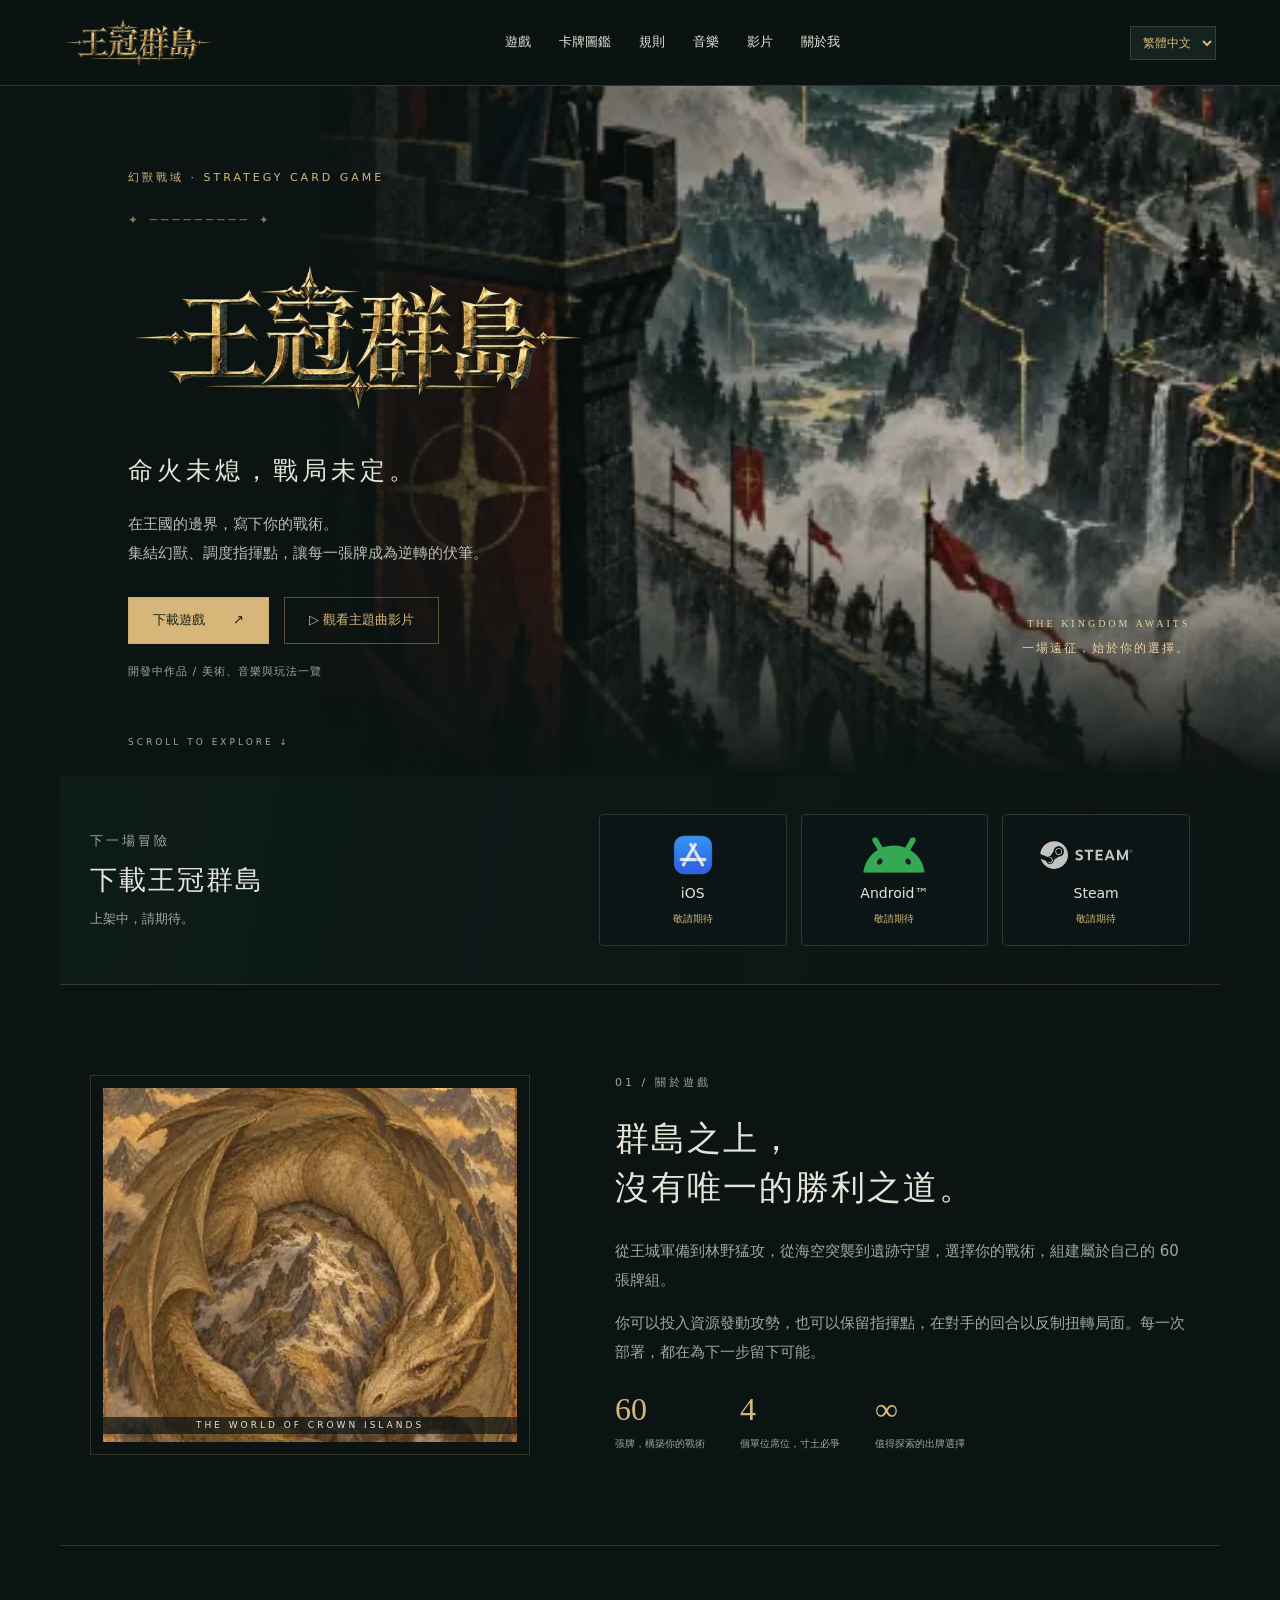
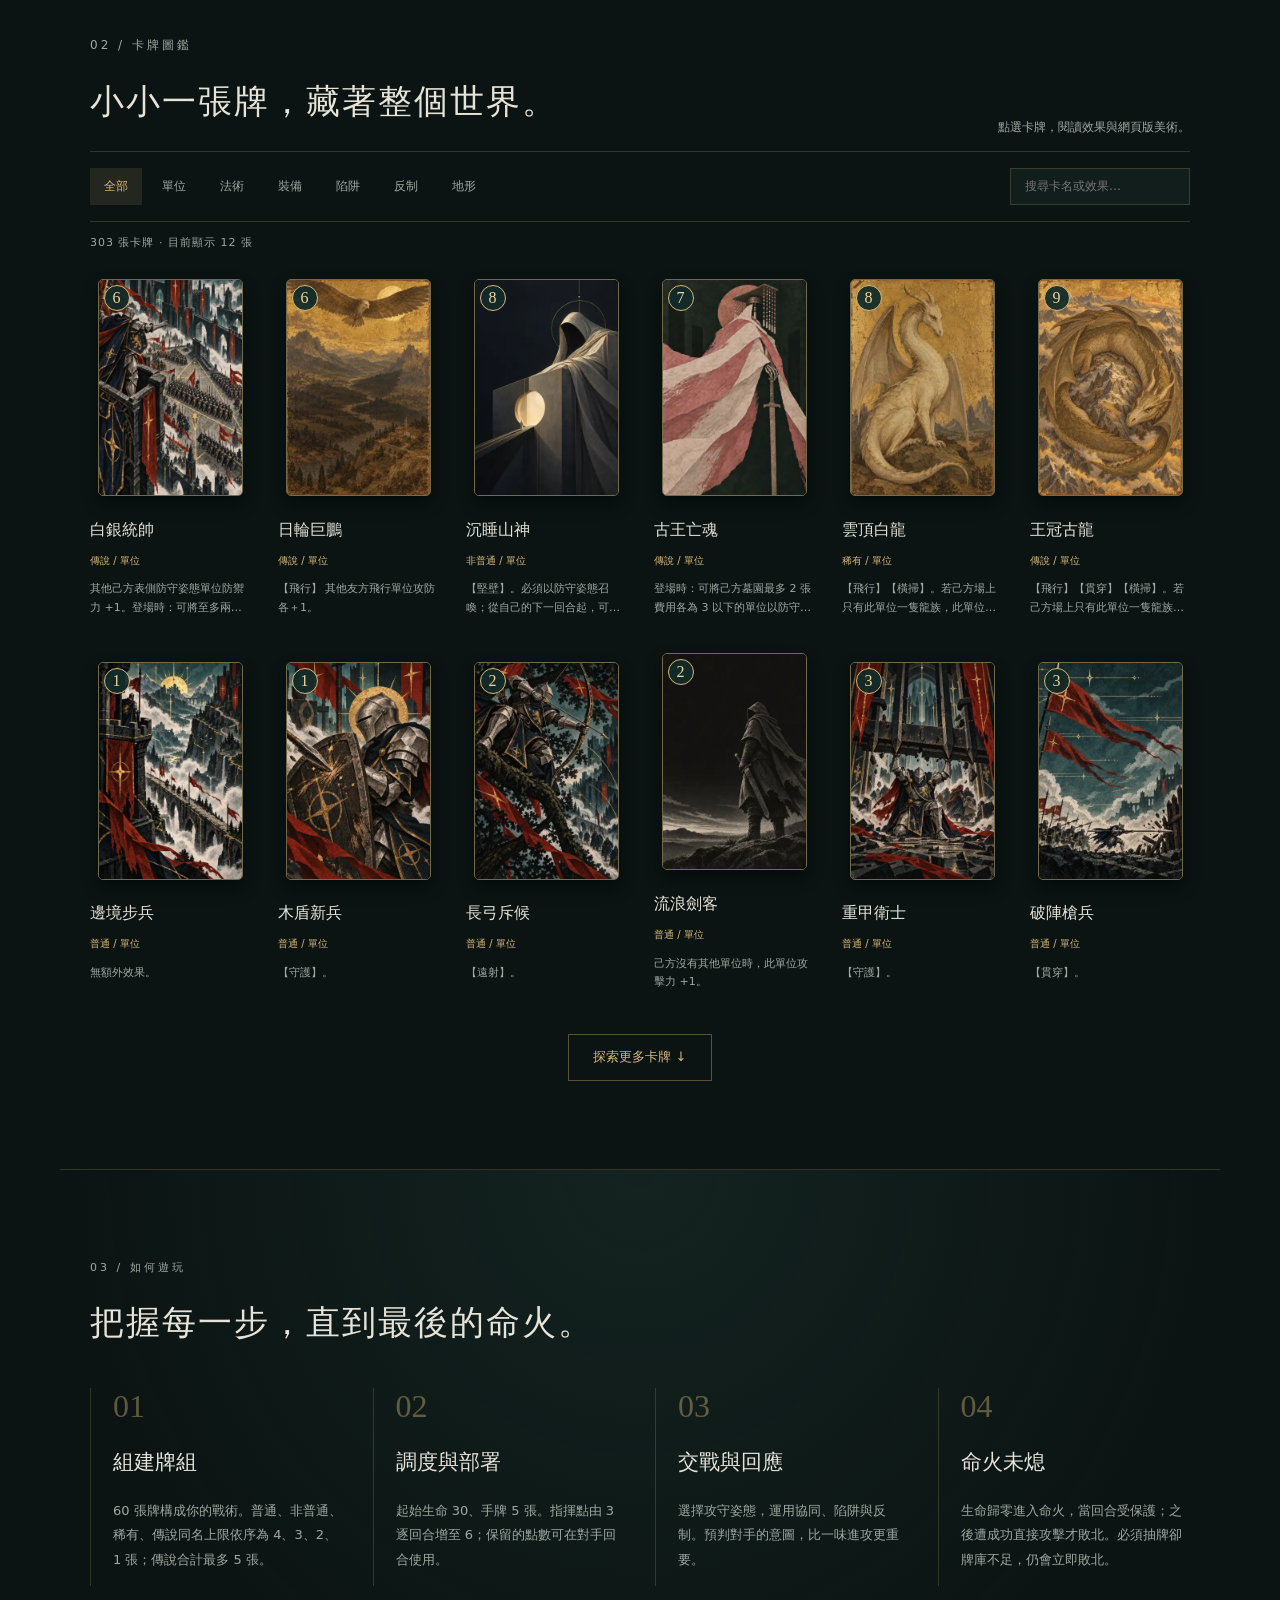
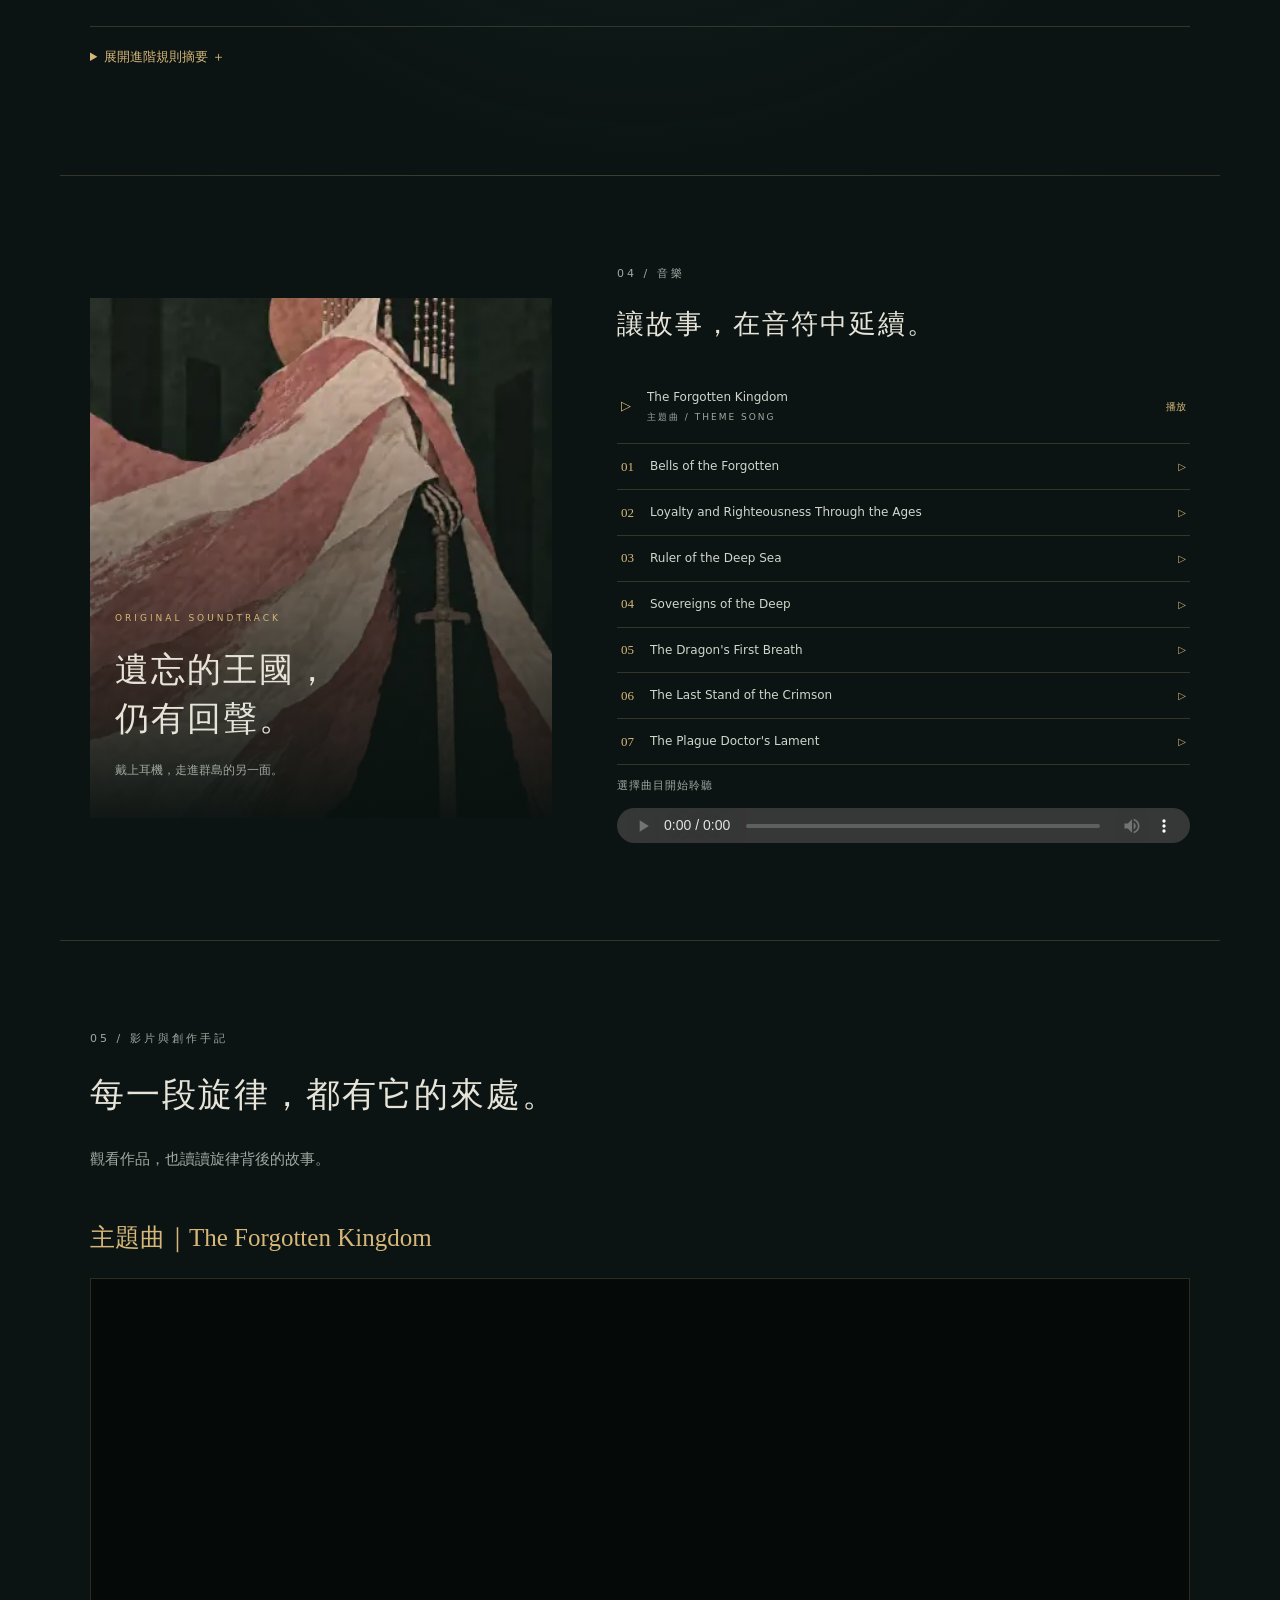
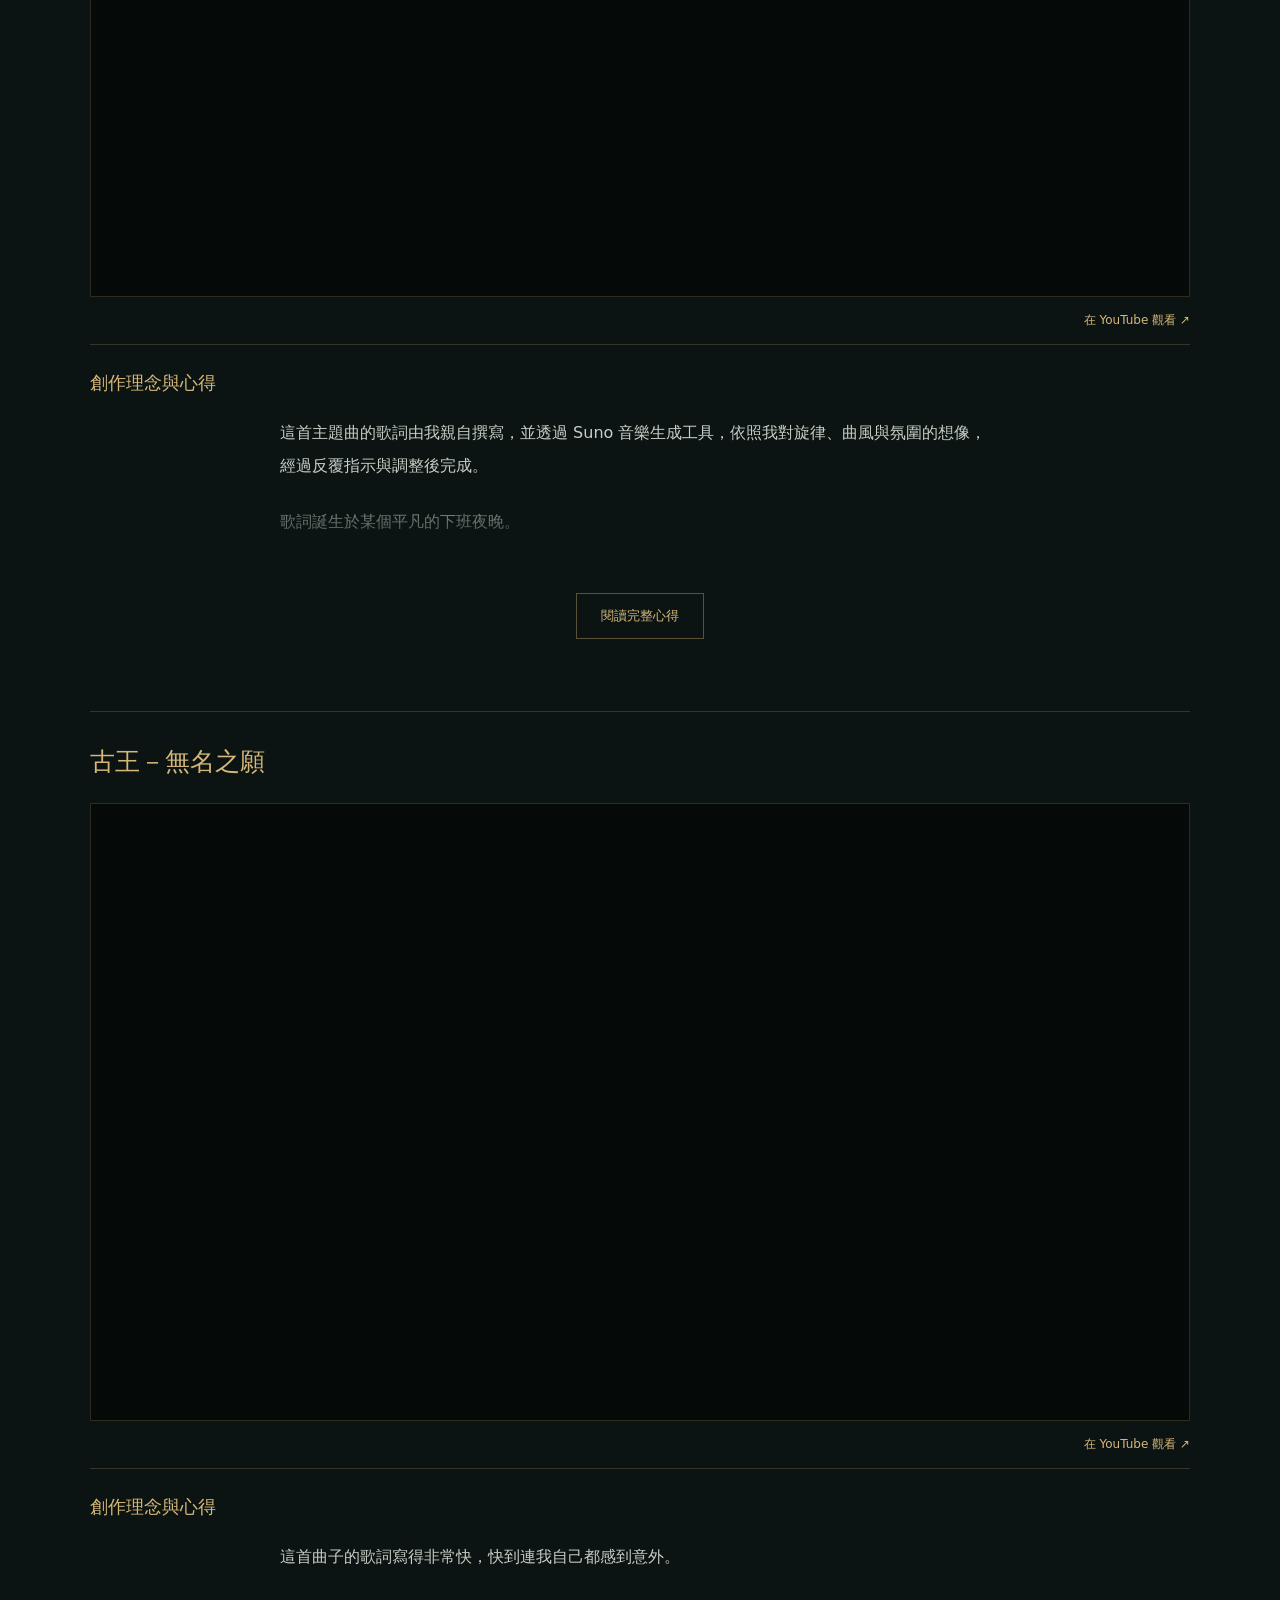
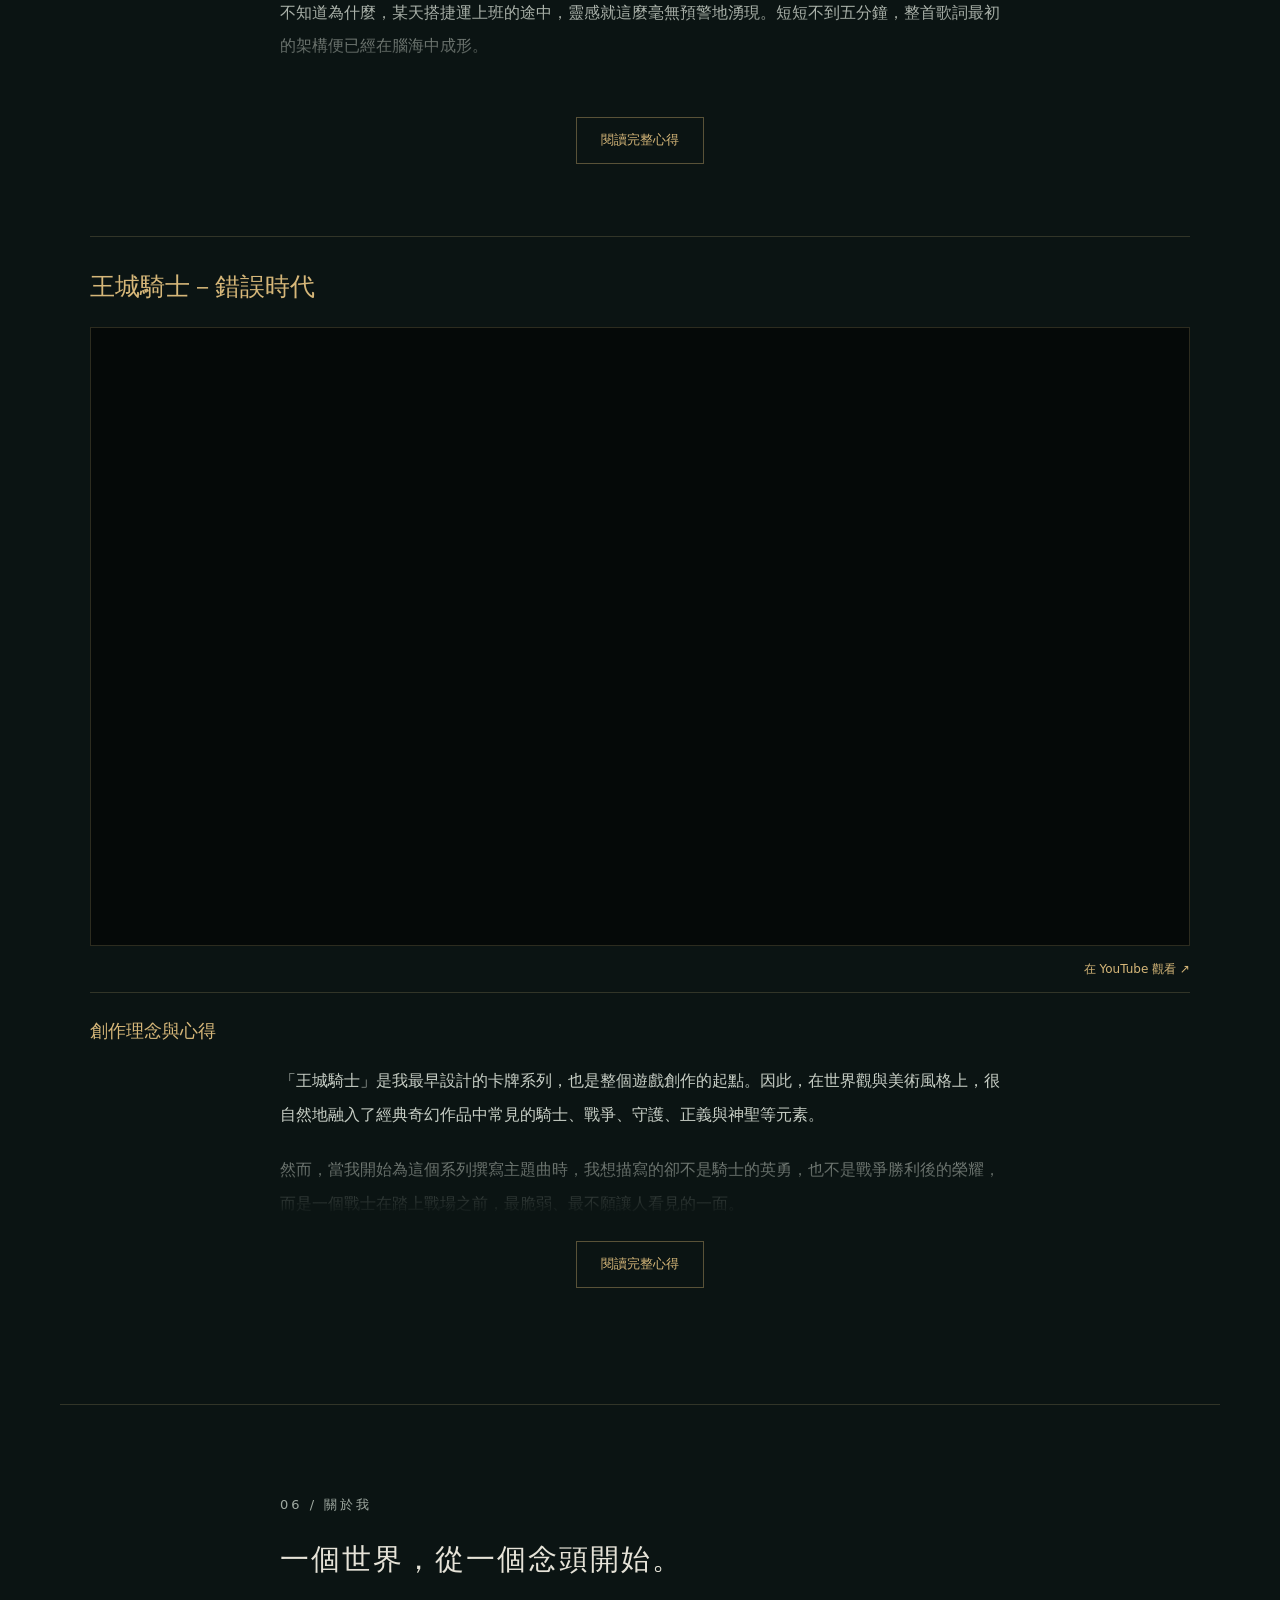
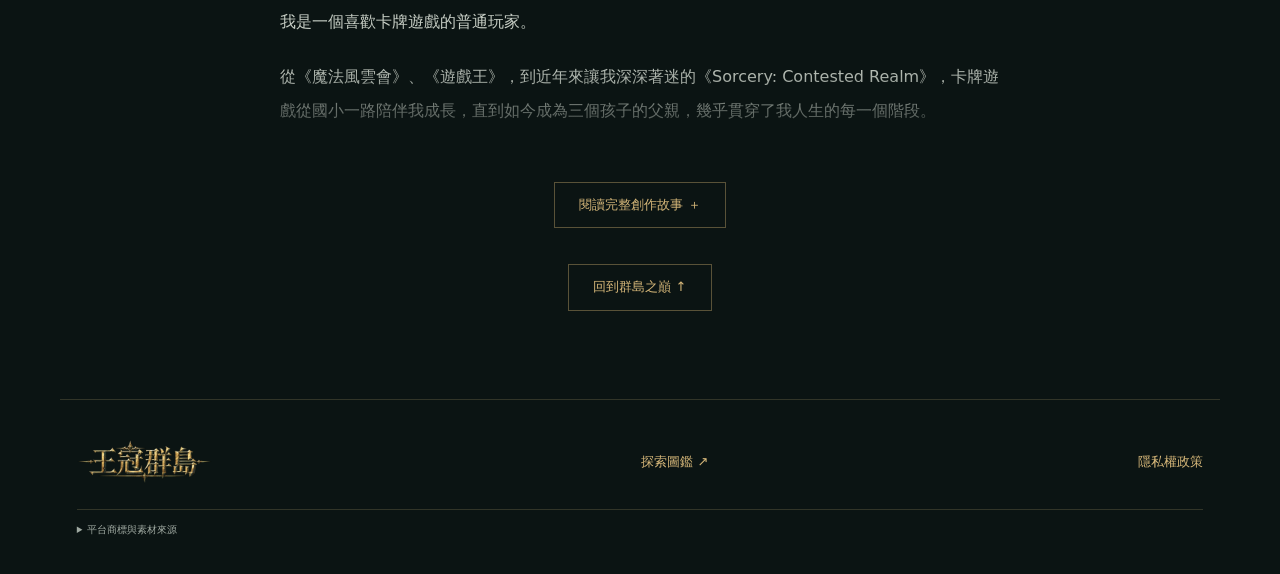
<file: index.html>
<!doctype html>

<html lang="zh-Hant">
  <head>
    <meta charset="utf-8" />
    <meta content="width=device-width,initial-scale=1" name="viewport" />
    <title data-i18n="text.001">王冠群島｜Nick 的卡牌遊戲</title>
    <meta content="website" property="og:type" />
    <meta content="王冠群島｜Nick 的卡牌遊戲" property="og:title" />
    <meta
      content="命火未熄，戰局未定。在王冠群島集結幻獸、調度指揮點，用 60 張牌寫下你的戰術。群島之上，沒有唯一的勝利之道。"
      property="og:description"
    />
    <meta content="branding/shareimg.jpg" property="og:image" />
    <meta content="image/jpeg" property="og:image:type" />
    <meta content="1200" property="og:image:width" />
    <meta content="630" property="og:image:height" />
    <meta content="Crown Islands" property="og:image:alt" />
    <meta content="summary_large_image" name="twitter:card" />
    <meta content="王冠群島｜Nick 的卡牌遊戲" name="twitter:title" />
    <meta
      content="命火未熄，戰局未定。在王冠群島集結幻獸、調度指揮點，用 60 張牌寫下你的戰術。群島之上，沒有唯一的勝利之道。"
      name="twitter:description"
    />
    <meta content="branding/shareimg.jpg" name="twitter:image" />
    <link href="style.css" rel="stylesheet" />
  </head>
  <body>
    <header>
      <a class="brand" href="#home"
        ><img
          alt="王冠群島"
          class="site-logo"
          data-logo=""
          src="branding/crown-islands-zh-TW.webp"
      /></a>
      <nav aria-label="主要導覽" data-i18n-aria-label="text.219">
        <a href="#about"><i18n-text data-i18n="text.002">遊戲</i18n-text></a
        ><a href="#cards"><i18n-text data-i18n="text.003">卡牌圖鑑</i18n-text></a
        ><a href="#rules"
          ><i18n-text data-i18n="text.004">規則</i18n-text></a
        ><a href="#music"><i18n-text data-i18n="text.005">音樂</i18n-text></a
        ><a href="#films"><i18n-text data-i18n="text.006">影片</i18n-text></a
        ><a href="#creator"
          ><i18n-text data-i18n="text.007">關於我</i18n-text></a
        >
      </nav>
      <select aria-label="語言" id="language">
        <option selected value="zh-TW">繁體中文</option>
        <option value="en">English</option>
      </select>
    </header>
    <main>
      <section class="hero" id="home">
        <div class="hero-art"></div>
        <div class="hero-content">
          <p class="eyebrow">
            <i18n-text data-i18n="text.008"
              >幻獸戰域 · STRATEGY CARD GAME</i18n-text
            >
          </p>
          <div class="ornament">✦ ───────── ✦</div>
          <h1>
            <img
              alt="王冠群島"
              class="site-logo"
              data-logo=""
              src="branding/crown-islands-zh-TW.webp"
            />
          </h1>
          <h2>
            <i18n-text data-i18n="text.009"
              >命火未熄，戰局未定。</i18n-text
            >
          </h2>
          <p class="intro">
            <i18n-text data-i18n="text.010"
              >在王國的邊界，寫下你的戰術。</i18n-text
            ><br /><i18n-text data-i18n="text.011"
              >集結幻獸、調度指揮點，讓每一張牌成為逆轉的伏筆。</i18n-text
            >
          </p>
          <div class="actions">
            <a class="button gold" href="#download"
              ><i18n-text data-i18n="download.primary"
                >下載遊戲</i18n-text
              ><span>↗</span></a
            ><a class="button" href="#films"
              ><i18n-text data-i18n="text.013"
                >▷ 觀看主題曲影片</i18n-text
              ></a
            >
          </div>
          <p class="subtle">
            <i18n-text data-i18n="text.014"
              >開發中作品 / 美術、音樂與玩法一覽</i18n-text
            >
          </p>
        </div>
        <div class="hero-caption">
          <i18n-text data-i18n="text.015">THE KINGDOM AWAITS</i18n-text
          ><br /><span
            ><i18n-text data-i18n="text.016"
              >一場遠征，始於你的選擇。</i18n-text
            ></span
          >
        </div>
        <a class="scroll" href="#about"
          ><i18n-text data-i18n="text.017">SCROLL TO EXPLORE ↓</i18n-text></a
        >
      </section>
      <section
        aria-labelledby="download-heading"
        class="section download-section"
        id="download"
      >
        <div>
          <p class="eyebrow">
            <i18n-text data-i18n="download.eyebrow"
              >下一場冒險</i18n-text
            >
          </p>
          <h2 id="download-heading">
            <i18n-text data-i18n="download.title">下載王冠群島</i18n-text>
          </h2>
          <p>
            <i18n-text data-i18n="download.message"
              >上架中，請期待。</i18n-text
            >
          </p>
        </div>
        <div class="platforms">
          <button
            aria-controls="release-notice"
            aria-haspopup="dialog"
            class="platform-button ios"
            data-platform="iOS"
            type="button"
          >
            <span class="platform-logo"
              ><img alt="" src="platforms/ios.webp" /></span
            ><span class="platform-name">iOS</span
            ><span class="platform-status"
              ><i18n-text data-i18n="download.short"
                >敬請期待</i18n-text
              ></span
            ></button
          ><button
            aria-controls="release-notice"
            aria-haspopup="dialog"
            class="platform-button android"
            data-platform="Android™"
            type="button"
          >
            <span class="platform-logo"
              ><img alt="" src="platforms/android.svg" /></span
            ><span class="platform-name">Android™</span
            ><span class="platform-status"
              ><i18n-text data-i18n="download.short"
                >敬請期待</i18n-text
              ></span
            ></button
          ><button
            aria-controls="release-notice"
            aria-haspopup="dialog"
            class="platform-button steam"
            data-platform="Steam"
            type="button"
          >
            <span class="platform-logo"
              ><img alt="" src="platforms/steam.svg" /></span
            ><span class="platform-name">Steam</span
            ><span class="platform-status"
              ><i18n-text data-i18n="download.short"
                >敬請期待</i18n-text
              ></span
            >
          </button>
        </div>
      </section>
      <section class="section about" id="about">
        <div class="about-art">
          <img
            alt="王冠古龍卡牌美術"
            data-i18n-alt="text.220"
            loading="lazy"
            src="art/100.webp"
          /><span
            ><i18n-text data-i18n="text.018"
              >THE WORLD OF CROWN ISLANDS</i18n-text
            ></span
          >
        </div>
        <div>
          <p class="eyebrow">
            <i18n-text data-i18n="text.019">01 / 關於遊戲</i18n-text>
          </p>
          <h2>
            <i18n-text data-i18n="text.020">群島之上，</i18n-text
            ><br /><i18n-text data-i18n="text.021"
              >沒有唯一的勝利之道。</i18n-text
            >
          </h2>
          <p>
            <i18n-text data-i18n="text.022"
              >從王城軍備到林野猛攻，從海空突襲到遺跡守望，選擇你的戰術，組建屬於自己的 60 張牌組。</i18n-text
            >
          </p>
          <p>
            <i18n-text data-i18n="text.023"
              >你可以投入資源發動攻勢，也可以保留指揮點，在對手的回合以反制扭轉局面。每一次部署，都在為下一步留下可能。</i18n-text
            >
          </p>
          <div class="facts">
            <div>
              <b>60</b
              ><span
                ><i18n-text data-i18n="text.024"
                  >張牌，構築你的戰術</i18n-text
                ></span
              >
            </div>
            <div>
              <b>4</b
              ><span
                ><i18n-text data-i18n="text.025"
                  >個單位席位，寸土必爭</i18n-text
                ></span
              >
            </div>
            <div>
              <b>∞</b
              ><span
                ><i18n-text data-i18n="text.026"
                  >值得探索的出牌選擇</i18n-text
                ></span
              >
            </div>
          </div>
        </div>
      </section>
      <section class="section" id="cards">
        <div class="section-heading">
          <div>
            <p class="eyebrow">
              <i18n-text data-i18n="text.027">02 / 卡牌圖鑑</i18n-text>
            </p>
            <h2>
              <i18n-text data-i18n="text.028"
                >小小一張牌，藏著整個世界。</i18n-text
              >
            </h2>
          </div>
          <p>
            <i18n-text data-i18n="text.029"
              >點選卡牌，閱讀效果與網頁版美術。</i18n-text
            >
          </p>
        </div>
        <div class="filters">
          <div class="tabs">
            <button class="active" data-type="">
              <i18n-text data-i18n="text.030">全部</i18n-text></button
            ><button data-type="monster">
              <i18n-text data-i18n="text.031">單位</i18n-text></button
            ><button data-type="spell">
              <i18n-text data-i18n="text.032">法術</i18n-text></button
            ><button data-type="equipment">
              <i18n-text data-i18n="text.033">裝備</i18n-text></button
            ><button data-type="trap">
              <i18n-text data-i18n="text.034">陷阱</i18n-text></button
            ><button data-type="counter">
              <i18n-text data-i18n="text.035">反制</i18n-text></button
            ><button data-type="terrain">
              <i18n-text data-i18n="text.036">地形</i18n-text>
            </button>
          </div>
          <input
            aria-label="搜尋卡名或效果"
            data-i18n-aria-label="text.222"
            data-i18n-placeholder="text.221"
            id="search"
            placeholder="搜尋卡名或效果…"
            type="search"
          />
        </div>
        <p class="subtle" id="count"></p>
        <div id="card-grid"></div>
        <div class="center">
          <button class="button" id="more">
            <i18n-text data-i18n="text.037">探索更多卡牌 ↓</i18n-text>
          </button>
        </div>
      </section>
      <section class="rules section" id="rules">
        <p class="eyebrow">
          <i18n-text data-i18n="text.038">03 / 如何遊玩</i18n-text>
        </p>
        <h2>
          <i18n-text data-i18n="text.039"
            >把握每一步，直到最後的命火。</i18n-text
          >
        </h2>
        <div class="steps">
          <article>
            <i>01</i>
            <h3><i18n-text data-i18n="text.040">組建牌組</i18n-text></h3>
            <p>
              <i18n-text data-i18n="text.041"
                >60 張牌構成你的戰術。普通、非普通、稀有、傳說同名上限依序為 4、3、2、1 張；傳說合計最多 5 張。</i18n-text
              >
            </p>
          </article>
          <article>
            <i>02</i>
            <h3><i18n-text data-i18n="text.042">調度與部署</i18n-text></h3>
            <p>
              <i18n-text data-i18n="text.043"
                >起始生命 30、手牌 5 張。指揮點由 3 逐回合增至 6；保留的點數可在對手回合使用。</i18n-text
              >
            </p>
          </article>
          <article>
            <i>03</i>
            <h3>
              <i18n-text data-i18n="text.044">交戰與回應</i18n-text>
            </h3>
            <p>
              <i18n-text data-i18n="text.045"
                >選擇攻守姿態，運用協同、陷阱與反制。預判對手的意圖，比一味進攻更重要。</i18n-text
              >
            </p>
          </article>
          <article>
            <i>04</i>
            <h3>
              <i18n-text data-i18n="text.046">命火未熄</i18n-text>
            </h3>
            <p>
              <i18n-text data-i18n="text.047"
                >生命歸零進入命火，當回合受保護；之後遭成功直接攻擊才敗北。必須抽牌卻牌庫不足，仍會立即敗北。</i18n-text
              >
            </p>
          </article>
        </div>
        <details>
          <summary>
            <i18n-text data-i18n="text.048"
              >展開進階規則摘要 ＋</i18n-text
            >
          </summary>
          <p>
            <i18n-text data-i18n="text.049"
              >自己的整備階段，手牌不足 5 張時補至 5 張，先手首回合略過。效果完整結算後，超過 7 張的手牌須棄至 7 張。</i18n-text
            >
          </p>
          <p>
            <i18n-text data-i18n="text.050"
              >每方最多 4 個單位、2 張蓋放陷阱、1 張地形，每個單位最多 1 張裝備。召喚後即可攻擊，但先手首回合不能攻擊。</i18n-text
            >
          </p>
          <p>
            <i18n-text data-i18n="text.051"
              >攻擊姿態交戰時，比較攻擊力，較低一方單位被擊破，玩家承受差值傷害；相同則雙方不擊破。攻擊防守姿態時，比較攻擊與防禦，攻擊較高會擊破防守單位，通常不造成玩家傷害；較低則攻擊玩家承受差值。</i18n-text
            >
          </p>
          <p>
            <i18n-text data-i18n="text.052"
              >反制從手牌於合法回應時機使用，當下支付指揮點，回應途中不能犧牲湊費。雙方連續略過後，整串效果後發先結算。</i18n-text
            >
          </p>
          <small
            ><i18n-text data-i18n="text.053"
              >開發中規則摘要；個別效果以目前卡文及遊戲內裁定為準。</i18n-text
            ></small
          >
        </details>
      </section>
      <section class="section music" id="music">
        <div class="album">
          <img
            alt="古王亡魂美術"
            data-i18n-alt="text.223"
            loading="lazy"
            src="art/090.webp"
          />
          <div>
            <span
              ><i18n-text data-i18n="text.054"
                >ORIGINAL SOUNDTRACK</i18n-text
              ></span
            >
            <h2>
              <i18n-text data-i18n="text.055">遺忘的王國，</i18n-text
              ><br /><i18n-text data-i18n="text.056"
                >仍有回聲。</i18n-text
              >
            </h2>
            <p>
              <i18n-text data-i18n="text.057"
                >戴上耳機，走進群島的另一面。</i18n-text
              >
            </p>
          </div>
        </div>
        <div class="playlist">
          <p class="eyebrow">
            <i18n-text data-i18n="text.058">04 / 音樂</i18n-text>
          </p>
          <h2>
            <i18n-text data-i18n="text.059"
              >讓故事，在音符中延續。</i18n-text
            >
          </h2>
          <button
            class="track theme-track"
            data-src="theme/The Forgotten Kingdom.mp3"
          >
            <span>▷</span
            ><span
              ><i18n-text data-i18n="text.060">The Forgotten Kingdom</i18n-text
              ><small
                ><i18n-text data-i18n="text.061">主題曲 / THEME SONG</i18n-text></small
              ></span
            ><span><i18n-text data-i18n="text.062">播放</i18n-text></span>
          </button>
          <div id="tracks"></div>
          <p aria-live="polite" class="subtle" id="now-playing">
            <i18n-text data-i18n="text.063"
              >選擇曲目開始聆聽</i18n-text
            >
          </p>
          <audio controls="" id="player" preload="none"></audio>
        </div>
      </section>
      <section class="section" id="films">
        <p class="eyebrow">
          <i18n-text data-i18n="text.064"
            >05 / 影片與創作手記</i18n-text
          >
        </p>
        <div id="music-stories">
          <h2>
            <i18n-text data-i18n="text.065"
              >每一段旋律，都有它的來處。</i18n-text
            >
          </h2>
          <p class="stories-intro">
            <i18n-text data-i18n="text.066"
              >觀看作品，也讀讀旋律背後的故事。</i18n-text
            >
          </p>
        </div>
        <article class="film-work" id="theme-story">
          <h3>
            <i18n-text data-i18n="text.067"
              >主題曲｜The Forgotten Kingdom</i18n-text
            >
          </h3>
          <iframe
            allow="
              accelerometer;
              autoplay;
              clipboard-write;
              encrypted-media;
              gyroscope;
              picture-in-picture;
              web-share;
            "
            allowfullscreen=""
            class="youtube-film"
            data-i18n-title="text.224"
            loading="lazy"
            referrerpolicy="strict-origin-when-cross-origin"
            src="https://www.youtube-nocookie.com/embed/0QhImfHN6To"
            title="主題曲｜The Forgotten Kingdom — YouTube 影片"
          ></iframe>
          <p class="video-link">
            <a
              href="https://www.youtube.com/watch?v=0QhImfHN6To"
              rel="noopener noreferrer"
              target="_blank"
              ><i18n-text data-i18n="text.068">在 YouTube 觀看 ↗</i18n-text></a
            >
          </p>
          <div class="music-story">
            <h3>
              <i18n-text data-i18n="text.069"
                >創作理念與心得</i18n-text
              >
            </h3>
            <div class="story-prose">
              <p>
                <i18n-text data-i18n="text.070"
                  >這首主題曲的歌詞由我親自撰寫，並透過 Suno 音樂生成工具，依照我對旋律、曲風與氛圍的想像，經過反覆指示與調整後完成。</i18n-text
                >
              </p>
              <p>
                <i18n-text data-i18n="text.071"
                  >歌詞誕生於某個平凡的下班夜晚。</i18n-text
                >
              </p>
              <p>
                <i18n-text data-i18n="text.072"
                  >當時的我，正搭乘擁擠的板南線捷運，一隻手緊握著車廂扶手，在人潮擁擠的下班尖峰時刻閉上雙眼，想像自己是一位置身於《奧德賽》史詩世界中的吟遊詩人，向偶然路過的旅人吟唱著那些即將被歲月抹去、逐漸遭世人遺忘的古老傳奇，而寫下了這首歌詞。</i18n-text
                >
              </p>
              <p>
                <i18n-text data-i18n="text.073"
                  >至於整體曲風，則深受 Two Steps From Hell、義大利鋼琴家 Ludovico Einaudi，以及奧斯卡得獎電影配樂大師 Hans Zimmer 的影響。我一直非常喜愛他們的作品，無論是氣勢磅礡的史詩樂章、細膩動人的鋼琴旋律，還是充滿畫面感的電影配樂，都深深吸引著我。</i18n-text
                >
              </p>
              <p>
                <i18n-text data-i18n="text.074"
                  >他們的音樂，也是平時我戴著耳機、埋首撰寫程式碼時，最常陪伴我的旋律。</i18n-text
                >
              </p>
              <p>
                <i18n-text data-i18n="text.075"
                  >因此，我希望這首主題曲不只是遊戲的背景音樂，更能承載我對奇幻世界的想像，彷彿一首跨越漫長歲月、訴說著失落史詩的吟遊詩歌。</i18n-text
                >
              </p>
            </div>
            <button
              aria-expanded="false"
              class="button story-expand"
              type="button"
            >
              <span class="read-more"
                ><i18n-text data-i18n="text.228"
                  >閱讀完整心得</i18n-text
                ></span
              ><span class="read-less"
                ><i18n-text data-i18n="text.229"
                  >收合心得</i18n-text
                ></span
              >
            </button>
          </div>
        </article>
        <article class="film-work" id="ancient-king-story">
          <h3>
            <i18n-text data-i18n="text.076"
              >古王－無名之願</i18n-text
            >
          </h3>
          <iframe
            allow="
              accelerometer;
              autoplay;
              clipboard-write;
              encrypted-media;
              gyroscope;
              picture-in-picture;
              web-share;
            "
            allowfullscreen=""
            class="youtube-film"
            data-i18n-title="text.225"
            loading="lazy"
            referrerpolicy="strict-origin-when-cross-origin"
            src="https://www.youtube-nocookie.com/embed/iMguWu0ZrcM"
            title="古王－無名之願 — YouTube 影片"
          ></iframe>
          <p class="video-link">
            <a
              href="https://www.youtube.com/watch?v=iMguWu0ZrcM"
              rel="noopener noreferrer"
              target="_blank"
              ><i18n-text data-i18n="text.068">在 YouTube 觀看 ↗</i18n-text></a
            >
          </p>
          <div class="music-story">
            <h3>
              <i18n-text data-i18n="text.069"
                >創作理念與心得</i18n-text
              >
            </h3>
            <div class="story-prose">
              <p>
                <i18n-text data-i18n="text.077"
                  >這首曲子的歌詞寫得非常快，快到連我自己都感到意外。</i18n-text
                >
              </p>
              <p>
                <i18n-text data-i18n="text.078"
                  >不知道為什麼，某天搭捷運上班的途中，靈感就這麼毫無預警地湧現。短短不到五分鐘，整首歌詞最初的架構便已經在腦海中成形。</i18n-text
                >
              </p>
              <p>
                <i18n-text data-i18n="text.079"
                  >最初，在設計與墓地機制有關的卡牌時，我創造了一位「古王」。</i18n-text
                >
              </p>
              <p>
                <i18n-text data-i18n="text.080"
                  >他生前曾是一位統治王國的君主，然而即使死去多年，仍不斷有人向他祈願、呼喚，試圖將他從長眠中喚醒。</i18n-text
                >
              </p>
              <p>
                <i18n-text data-i18n="text.081"
                  >古王對此感到困惑。</i18n-text
                >
              </p>
              <blockquote>
                <p>
                  <i18n-text data-i18n="text.082"
                    >「我早已不在人世，為何你們仍不斷呼喚我的名字？為何還要向一個死去的人乞求、許願？」</i18n-text
                  >
                </p>
              </blockquote>
              <p>
                <i18n-text data-i18n="text.083"
                  >就在那天的捷運車廂裡，這個疑問突然在我腦海中化作一連串鮮明的畫面。</i18n-text
                >
              </p>
              <p>
                <i18n-text data-i18n="text.084"
                  >眾生跪拜於佛陀、帝王登臨泰山祭奠、僧人身著如同制服般的僧袍，以及頭頂那彷彿象徵身分冠印般的戒疤。</i18n-text
                >
              </p>
              <p>
                <i18n-text data-i18n="text.085"
                  >這些畫面彼此交錯，讓我開始思考：當人們賦予某個存在神聖的地位，不斷向其膜拜與祈求時，究竟是在追尋信仰，還是在追尋自己心中對神聖權威的想像？</i18n-text
                >
              </p>
              <p>
                <i18n-text data-i18n="text.086"
                  >我明白，這些聯想與畫面，對某些虔誠的宗教人士而言，可能會感到不舒服，甚至認為是一種冒犯。</i18n-text
                >
              </p>
              <p>
                <i18n-text data-i18n="text.087"
                  >但我並無冒犯任何宗教或信仰的意圖。</i18n-text
                >
              </p>
              <p>
                <i18n-text data-i18n="text.088"
                  >這首歌的核心靈感，其實深受我個人對《金剛經》的理解與體悟所影響。</i18n-text
                >
              </p>
              <blockquote>
                <p>
                  <i18n-text data-i18n="text.089"
                    >「一切有為法，如夢幻泡影。」</i18n-text
                  >
                </p>
                <p>
                  <i18n-text data-i18n="text.090"
                    >「凡所有相，皆是虛妄。」</i18n-text
                  >
                </p>
                <p>
                  <i18n-text data-i18n="text.091"
                    >「應無所住，而生其心。」</i18n-text
                  >
                </p>
              </blockquote>
              <p>
                <i18n-text data-i18n="text.092"
                  >這些經文讓我不斷思考，當我們放下對身分、地位、形象與神聖的執著後，眼前所見的一切，是否又會呈現出不同的意義？</i18n-text
                >
              </p>
              <p>
                <i18n-text data-i18n="text.093"
                  >一位帝王，死後仍是帝王嗎？一位被萬人膜拜的存在，是否就因此成為了神？</i18n-text
                >
              </p>
              <p>
                <i18n-text data-i18n="text.094"
                  >而當人們不斷向他祈願時，又有誰曾經想過，他自己是否也有無法實現的願望？</i18n-text
                >
              </p>
              <p>
                <i18n-text data-i18n="text.095"
                  >帶著這些疑問，我完成了《古王－無名之願》的歌詞，並透過 Suno 音樂生成工具，反覆調整，逐漸呈現出我心中所想像的旋律與氛圍。</i18n-text
                >
              </p>
              <p>
                <i18n-text data-i18n="text.096"
                  >也許有人會覺得，這首歌的歌詞並不特別精簡，也沒有刻意使用華麗、優美或充滿詩意的詞藻，反而更像是平凡人在日常生活中的自言自語。</i18n-text
                >
              </p>
              <p>
                <i18n-text data-i18n="text.097"
                  >這正是我刻意做出的選擇。</i18n-text
                >
              </p>
              <p>
                <i18n-text data-i18n="text.098"
                  >我想透過這首歌，傳遞一種我個人所理解的「佛亦非佛，眾生亦佛」的概念。</i18n-text
                >
              </p>
              <p>
                <i18n-text data-i18n="text.099"
                  >在我的想像裡，即使是一位被後世奉為神聖、接受萬人祈願的古王，褪去所有光環與稱號後，或許也只是一個曾經活過、有過喜怒哀樂，也有著無法實現願望的普通人。</i18n-text
                >
              </p>
              <p>
                <i18n-text data-i18n="text.100"
                  >因此，我刻意讓歌詞保留近乎凡人對話般的直白與樸實。</i18n-text
                >
              </p>
              <p>
                <i18n-text data-i18n="text.101"
                  >因為我想描寫的，不是一位高高在上、無所不能的神明，而是一個即使被世人奉為神明，內心卻依然充滿疑惑的靈魂。</i18n-text
                >
              </p>
              <blockquote>
                <p>
                  <i18n-text data-i18n="text.102"
                    >當世人都在向他許願時，又有誰願意聆聽古王自己的願望？</i18n-text
                  >
                </p>
              </blockquote>
            </div>
            <button
              aria-expanded="false"
              class="button story-expand"
              type="button"
            >
              <span class="read-more"
                ><i18n-text data-i18n="text.228"
                  >閱讀完整心得</i18n-text
                ></span
              ><span class="read-less"
                ><i18n-text data-i18n="text.229"
                  >收合心得</i18n-text
                ></span
              >
            </button>
          </div>
        </article>
        <article class="film-work" id="knight-story">
          <h3>
            <i18n-text data-i18n="text.103"
              >王城騎士－錯誤時代</i18n-text
            >
          </h3>
          <iframe
            allow="
              accelerometer;
              autoplay;
              clipboard-write;
              encrypted-media;
              gyroscope;
              picture-in-picture;
              web-share;
            "
            allowfullscreen=""
            class="youtube-film"
            data-i18n-title="text.226"
            loading="lazy"
            referrerpolicy="strict-origin-when-cross-origin"
            src="https://www.youtube-nocookie.com/embed/ZUftXkOA_Vo"
            title="王城騎士－錯誤時代 — YouTube 影片"
          ></iframe>
          <p class="video-link">
            <a
              href="https://www.youtube.com/watch?v=ZUftXkOA_Vo"
              rel="noopener noreferrer"
              target="_blank"
              ><i18n-text data-i18n="text.068">在 YouTube 觀看 ↗</i18n-text></a
            >
          </p>
          <div class="music-story">
            <h3>
              <i18n-text data-i18n="text.069"
                >創作理念與心得</i18n-text
              >
            </h3>
            <div class="story-prose">
              <p>
                <i18n-text data-i18n="text.104"
                  >「王城騎士」是我最早設計的卡牌系列，也是整個遊戲創作的起點。因此，在世界觀與美術風格上，很自然地融入了經典奇幻作品中常見的騎士、戰爭、守護、正義與神聖等元素。</i18n-text
                >
              </p>
              <p>
                <i18n-text data-i18n="text.105"
                  >然而，當我開始為這個系列撰寫主題曲時，我想描寫的卻不是騎士的英勇，也不是戰爭勝利後的榮耀，而是一個戰士在踏上戰場之前，最脆弱、最不願讓人看見的一面。</i18n-text
                >
              </p>
              <p>
                <i18n-text data-i18n="text.106"
                  >這首歌的歌詞，是我趁著工作休息的空檔完成的。說來有些難為情，當時的我幾乎是紅著眼眶、含著眼淚寫完的。一邊構思歌詞，一邊想像故事中的情境，情緒竟然不知不覺地湧了上來。我甚至有點擔心被同事發現，心想他們會不會覺得我瘋了，怎麼有人寫程式寫到快哭出來？（笑）</i18n-text
                >
              </p>
              <p>
                <i18n-text data-i18n="text.107"
                  >完成歌詞後，我便將歌詞與自己構思的音樂風格交由 Suno 工具生成，再依照想要的情緒與氛圍進行調整。</i18n-text
                >
              </p>
              <p>
                <i18n-text data-i18n="text.108"
                  >這首歌所描寫的，是一位明知自己踏上戰場後，絕對不可能活著歸來的戰士。在離別之際，他仍溫柔、澎湃地安慰著自己的伴侶，告訴對方不必擔心，自己一定會平安歸來，甚至許下了春天再度相見的承諾。</i18n-text
                >
              </p>
              <p>
                <i18n-text data-i18n="text.109"
                  >但他心裡比任何人都清楚，他回不來了……即使如此，他還是必須出發。</i18n-text
                >
              </p>
              <blockquote>
                <p>
                  <i18n-text data-i18n="text.110"
                    >「因為有些責任，不會因為一個人感到害怕、悲傷或不願離去，就允許他選擇逃避。」</i18n-text
                  >
                </p>
              </blockquote>
              <p>
                <i18n-text data-i18n="text.111"
                  >因此，在整首歌曲的編排上，我刻意讓兩種截然不同的情緒不斷交錯。一邊是氣勢磅礡、情緒激昂的旋律，伴隨著戰士反覆安慰伴侶、堅定承諾自己將在春天歸來的歌詞。另一邊，則是帶著哭腔般的女性和聲，彷彿在那些堅強的承諾背後，輕聲唱出戰士內心早已明白、卻始終無法親口說出的真相。</i18n-text
                >
              </p>
              <p>
                <i18n-text data-i18n="text.112"
                  >而這樣的聲音安排，其實有著我個人的想法。在傳統的刻板印象中，男性往往被期待扮演堅強、勇敢、保護他人的角色；女性則經常被描繪成較為柔弱、需要受到保護的一方。</i18n-text
                >
              </p>
              <p>
                <i18n-text data-i18n="text.113"
                  >但我始終覺得，這樣的界線並沒有那麼絕對。就像劉德華曾經唱過一首歌叫做《男人哭吧不是罪》。</i18n-text
                >
              </p>
              <p>
                <i18n-text data-i18n="text.114"
                  >難道一個身披鎧甲、手握長劍的戰士，就不會害怕死亡嗎？難道一個肩負守護責任的人，就沒有想哭的時候嗎？</i18n-text
                >
              </p>
              <p>
                <i18n-text data-i18n="text.115"
                  >當一個人明明已經痛苦到快要崩潰，卻因為身分、責任與他人的期待，而不得不繼續裝作堅強時，他又能怎麼辦？這也是我跟許多人一樣，身為人父、踏入中年時最深的體會。</i18n-text
                >
              </p>
              <p>
                <i18n-text data-i18n="text.116"
                  >所以，我刻意讓女性和聲承載戰士內心最脆弱的聲音。那並不代表女性就是脆弱的，而是我想藉由這種與傳統戰士形象形成反差的聲音，呈現出一個被鎧甲、責任與勇氣掩蓋的真實靈魂。</i18n-text
                >
              </p>
              <p>
                <i18n-text data-i18n="text.117"
                  >因為有時候，那些看起來最堅強、總是站在最前方保護別人的人，其實也同樣渴望被保護、被理解，甚至只是得到一個能夠放心哭泣的擁抱。</i18n-text
                >
              </p>
              <blockquote>
                <p>
                  <i18n-text data-i18n="text.118"
                    >「只是現實不一定允許他們這麼做。」</i18n-text
                  >
                </p>
              </blockquote>
              <p>
                <i18n-text data-i18n="text.119"
                  >於是，戰士只能把恐懼藏進鎧甲，把悲傷藏進笑容，再用一句「我一定會回來」，作為留給心愛之人最後的安慰。</i18n-text
                >
              </p>
              <p>
                <i18n-text data-i18n="text.120"
                  >他並不是不知道自己說了謊。而是他知道，有時候真相太過殘酷，殘酷到他寧願讓對方懷抱希望，也不願讓對方在離別的那一刻，就承受失去他的痛苦。整首《王城騎士－錯誤時代》，便是在這樣的矛盾中誕生。</i18n-text
                >
              </p>
              <p>
                <i18n-text data-i18n="text.121"
                  >一邊是向現實與責任妥協，不得不說出口的謊言；另一邊，則是內心無法停止的掙扎、不捨，以及對心愛之人最深沉的祝福。</i18n-text
                >
              </p>
              <p>
                <i18n-text data-i18n="text.122"
                  >也正因為如此，當我寫下那些看似堅定、充滿希望的承諾時，腦海裡浮現的卻始終是那位戰士明知自己無法履行諾言，仍努力擠出笑容的模樣。</i18n-text
                >
              </p>
              <p>
                <i18n-text data-i18n="text.123"
                  >最後，我就這樣一邊忍著眼淚，一邊完成了整首歌詞。我想描寫的從來不是一位不畏死亡的英雄，而是一個明明害怕得不得了，卻仍然選擇踏上戰場的普通人。</i18n-text
                >
              </p>
              <blockquote>
                <p>
                  <i18n-text data-i18n="text.124"
                    >因為有時候，所謂的勇敢，並不是不會害怕，而是即使害怕，也沒有退路。</i18n-text
                  >
                </p>
              </blockquote>
            </div>
            <button
              aria-expanded="false"
              class="button story-expand"
              type="button"
            >
              <span class="read-more"
                ><i18n-text data-i18n="text.228"
                  >閱讀完整心得</i18n-text
                ></span
              ><span class="read-less"
                ><i18n-text data-i18n="text.229"
                  >收合心得</i18n-text
                ></span
              >
            </button>
          </div>
        </article>
      </section>
      <section class="section creator creator-story" id="creator">
        <div class="creator-heading">
          <p class="eyebrow">
            <i18n-text data-i18n="text.125">06 / 關於我</i18n-text>
          </p>
          <h2>
            <i18n-text data-i18n="text.126"
              >一個世界，從一個念頭開始。</i18n-text
            >
          </h2>
        </div>
        <article class="creator-prose">
          <p>
            <i18n-text data-i18n="text.127"
              >我是一個喜歡卡牌遊戲的普通玩家。</i18n-text
            >
          </p>
          <p>
            <i18n-text data-i18n="text.128"
              >從《魔法風雲會》、《遊戲王》，到近年來讓我深深著迷的《Sorcery: Contested Realm》，卡牌遊戲從國小一路陪伴我成長，直到如今成為三個孩子的父親，幾乎貫穿了我人生的每一個階段。</i18n-text
            >
          </p>
          <p>
            <i18n-text data-i18n="text.129"
              >也因為如此，我始終有個念頭在心中揮之不去：</i18n-text
            >
          </p>
          <p>
            <i18n-text data-i18n="text.130"
              >「如果有一天，我能親手設計一款屬於自己的卡牌遊戲，那會是什麼模樣？」</i18n-text
            >
          </p>
          <h3>
            <i18n-text data-i18n="text.133"
              >那些年，我們的黑暗決鬥</i18n-text
            >
          </h3>
          <p>
            <i18n-text data-i18n="text.134"
              >我永遠忘不了國小五年級時，和同學們進行的「黑暗決鬥」。</i18n-text
            >
          </p>
          <p>
            <i18n-text data-i18n="text.135"
              >當時我們會各自站在高高的椅子上進行對戰，而勝利者可以任意挑選對手牌組中的一張卡，當場撕毀，最後還要露出海馬社長那副不可一世的表情。</i18n-text
            >
          </p>
          <p>
            <i18n-text data-i18n="text.136"
              >現在回想起來，這規則實在有夠荒謬（笑）。</i18n-text
            >
          </p>
          <p>
            <i18n-text data-i18n="text.137"
              >雖然看著心愛的卡牌被撕毀真的很心痛，但不得不承認，那種黑暗決鬥帶來的刺激感，至今仍讓我難以忘懷。</i18n-text
            >
          </p>
          <p>
            <i18n-text data-i18n="text.138"
              >尤其當戰局陷入劣勢，眼看自己珍藏的卡牌即將遭殃時，大腦就會開始瘋狂運轉，拚命思考手上還有哪些資源、哪些組合，以及究竟該怎麼做才能逆轉局勢。</i18n-text
            >
          </p>
          <p>
            <i18n-text data-i18n="text.139"
              >那種絞盡腦汁尋找解法，最後成功反敗為勝的成就感，大概就是我至今依然熱愛卡牌遊戲的原因之一。</i18n-text
            >
          </p>
          <h3>
            <i18n-text data-i18n="text.140"
              >長大以後，夢想卻越來越遙遠</i18n-text
            >
          </h3>
          <p>
            <i18n-text data-i18n="text.141"
              >如今，我是一名前端工程師（自居軟體工程師），也曾從事將近十年的視覺設計工作，擔任過視覺設計主管。</i18n-text
            >
          </p>
          <p>
            <i18n-text data-i18n="text.142"
              >程式設計與視覺創作，剛好都是製作卡牌遊戲所需要的能力。</i18n-text
            >
          </p>
          <p>
            <i18n-text data-i18n="text.143"
              >照理來說，我似乎具備了實現這個夢想的條件。</i18n-text
            >
          </p>
          <p>
            <i18n-text data-i18n="text.144"
              >但問題是，我已經不是那個有大把時間可以揮霍的二十幾歲年輕人了。</i18n-text
            >
          </p>
          <p>
            <i18n-text data-i18n="text.145"
              >現在的我，是三個孩子的父親。</i18n-text
            >
          </p>
          <p>
            <i18n-text data-i18n="text.146"
              >每天早出晚歸，白天是工程師，下班後則要陪伴孩子、照顧家庭。等到所有事情忙完，真正屬於自己的時間，往往已經所剩無幾。</i18n-text
            >
          </p>
          <p>
            <i18n-text data-i18n="text.147"
              >要我親手繪製上百張卡牌插畫，再從零開始撰寫完整的卡牌戰鬥引擎？</i18n-text
            >
          </p>
          <p>
            <i18n-text data-i18n="text.148"
              >或許單身時的我真的辦得到。</i18n-text
            >
          </p>
          <p>
            <i18n-text data-i18n="text.149"
              >但現在，光是想到這些工作量，就覺得這個夢想恐怕得等到孩子們長大成人、出社會以後，才有機會實現。</i18n-text
            >
          </p>
          <p>
            <i18n-text data-i18n="text.150"
              >那可能已經是十幾年後的事情了。</i18n-text
            >
          </p>
          <h3>
            <i18n-text data-i18n="text.151"
              >但我始終不願意放棄這個念頭</i18n-text
            >
          </h3>
          <p>
            <i18n-text data-i18n="text.152"
              >即使如此，內心那股創作的慾望，卻從來沒有真正消失。</i18n-text
            >
          </p>
          <p>
            <i18n-text data-i18n="text.153"
              >我真的很想做出一款屬於自己的卡牌遊戲。</i18n-text
            >
          </p>
          <p>
            <i18n-text data-i18n="text.154"
              >這款遊戲的卡牌美術，必須是我真正喜愛的風格。不是單純為了填滿卡面而存在的插畫，而是美到讓我願意把它裱框，掛在自己家客廳牆上的作品，甚至辦展覽展出。</i18n-text
            >
          </p>
          <p>
            <i18n-text data-i18n="text.155"
              >這款遊戲的戰鬥機制，必須符合我對卡牌對戰的想像。出牌要直覺，反制要有策略，卡牌之間的互動與連鎖，必須能帶來讓人反覆思考的樂趣。</i18n-text
            >
          </p>
          <p>
            <i18n-text data-i18n="text.156"
              >至於資源與費用管理，我也想跳脫自己過去熟悉的框架，嘗試一套真正符合自己理念的系統。</i18n-text
            >
          </p>
          <p>
            <i18n-text data-i18n="text.157"
              >我不想只是複製一款已經存在的遊戲。</i18n-text
            >
          </p>
          <p>
            <i18n-text data-i18n="text.158"
              >我想把這些年來玩過的卡牌遊戲、累積的經驗，以及那些「如果這個機制可以這樣設計，會不會更有趣？」的想法，全部融入自己的作品。</i18n-text
            >
          </p>
          <p>
            <i18n-text data-i18n="text.159"
              >只是，對一個年紀逐漸逼近四十歲、每天忙著工作與照顧三個孩子的人來說，這樣的願望似乎有些不切實際。</i18n-text
            >
          </p>
          <p>
            <i18n-text data-i18n="text.160"
              >甚至偶爾會自嘲，自己都快一隻腳踏進棺材了，難道還要等到退休才有機會做出這款遊戲嗎？</i18n-text
            >
          </p>
          <h3>
            <i18n-text data-i18n="text.161"
              >直到 AI 工具的出現，讓我重新看見可能性</i18n-text
            >
          </h3>
          <p>
            <i18n-text data-i18n="text.162"
              >近幾年，AI 技術以驚人的速度發展。</i18n-text
            >
          </p>
          <p>
            <i18n-text data-i18n="text.163"
              >起初，我和許多人一樣，對 AI 工具抱持著好奇，也帶著一些懷疑。</i18n-text
            >
          </p>
          <p>
            <i18n-text data-i18n="text.164"
              >直到公司開始導入 AI 工具輔助工作，我才逐漸理解，這項技術真正能夠帶來的幫助。</i18n-text
            >
          </p>
          <p>
            <i18n-text data-i18n="text.165"
              >它不一定能取代人的創意與判斷，但確實能大幅降低將想法付諸實現的門檻。</i18n-text
            >
          </p>
          <p>
            <i18n-text data-i18n="text.166"
              >而那個在我心中沉寂許久、關於創作卡牌遊戲的小宇宙，似乎又開始慢慢聚集起來了。</i18n-text
            >
          </p>
          <p><i18n-text data-i18n="text.167">我開始思考：</i18n-text></p>
          <p>
            <i18n-text data-i18n="text.168"
              >「如果我不需要獨自完成所有事情，而是讓 AI 成為我的工具，那麼，這個夢想是不是終於有機會實現了？」</i18n-text
            >
          </p>
          <p>
            <i18n-text data-i18n="text.169"
              >於是，我開始利用生活中所有能夠擠出來的零碎時間，進行各種嘗試。</i18n-text
            >
          </p>
          <p>
            <i18n-text data-i18n="text.170"
              >每天早上，走在前往捷運站的路上，我會思考卡牌規則與戰鬥邏輯可能遇到的問題。</i18n-text
            >
          </p>
          <p>
            <i18n-text data-i18n="text.171"
              >坐上捷運後，我透過遠端工具，指示 AI 實作功能雛形，或針對某個想法進行最小可行性驗證（MVP）。</i18n-text
            >
          </p>
          <p>
            <i18n-text data-i18n="text.172"
              >上班途中，偶爾利用上廁所的幾分鐘，補充新的測試條件、調整驗證方向。</i18n-text
            >
          </p>
          <p>
            <i18n-text data-i18n="text.173"
              >到了中午休息時間，再檢查 AI 完成的成果，確認邏輯是否符合我的預期。</i18n-text
            >
          </p>
          <p>
            <i18n-text data-i18n="text.174"
              >如果不符合，就重新思考、修改需求，再進行下一輪驗證。</i18n-text
            >
          </p>
          <p>
            <i18n-text data-i18n="text.175"
              >日復一日，我不斷重複這樣的過程。</i18n-text
            >
          </p>
          <p>
            <i18n-text data-i18n="text.176"
              >沒有完整的開發時段，也沒有能讓我整天埋頭創作的工作室。</i18n-text
            >
          </p>
          <p>
            <i18n-text data-i18n="text.177"
              >只有每天通勤、午休，以及生活中那些零零碎碎的空檔。</i18n-text
            >
          </p>
          <p>
            <i18n-text data-i18n="text.178"
              >而到了晚上，孩子們睡了，自己也準備休息時，我又會忍不住翻閱那些多年來深深吸引我的美術作品。</i18n-text
            >
          </p>
          <p>
            <i18n-text data-i18n="text.179"
              >從構圖、光影、色彩到整體氛圍，反覆尋找著心目中最適合這款卡牌遊戲的視覺風格。</i18n-text
            >
          </p>
          <p>
            <i18n-text data-i18n="text.180"
              >我不知道這樣的嘗試最後能走多遠。</i18n-text
            >
          </p>
          <p>
            <i18n-text data-i18n="text.181"
              >但至少，這一次，我不再只是想像自己有一天能做出一款卡牌遊戲，而是真的開始動手了。</i18n-text
            >
          </p>
          <h3>
            <i18n-text data-i18n="text.182">最後，我想談談 AI</i18n-text>
          </h3>
          <p>
            <i18n-text data-i18n="text.183"
              >我知道，有些人不喜歡 AI 參與創作，甚至對 AI 生成的作品抱持排斥的態度。</i18n-text
            >
          </p>
          <p>
            <i18n-text data-i18n="text.184"
              >這些想法我都能理解，因為我也曾經是其中一員。</i18n-text
            >
          </p>
          <p>
            <i18n-text data-i18n="text.185"
              >但隨著我開始深入使用 AI，並將它實際應用在工作與創作中，我逐漸有了一個自己的體悟：</i18n-text
            >
          </p>
          <p>
            <i18n-text data-i18n="text.186"
              >「AI 確實可以取代人完成許多工作，但完成一件事，與把一件事做好，是兩回事。」</i18n-text
            >
          </p>
          <p>
            <i18n-text data-i18n="text.187"
              >我舉一個自己在工作中遇到的例子。</i18n-text
            >
          </p>
          <p>
            <i18n-text data-i18n="text.188"
              >有一次，我碰到一個很簡單的程式邏輯問題。當時我心想，這應該不是什麼困難的事情，只是懶得自己去翻找對應的參數，於是乾脆交給 AI 處理，自己則把時間拿去思考其他更重要的專案。</i18n-text
            >
          </p>
          <p>
            <i18n-text data-i18n="text.189"
              >結果，當我回頭檢查 AI 的成果時，整個人都傻眼了。</i18n-text
            >
          </p>
          <p>
            <i18n-text data-i18n="text.190"
              >它竟然為了處理這麼一個小問題，額外寫了上百行程式碼！</i18n-text
            >
          </p>
          <p>
            <i18n-text data-i18n="text.191"
              >更有趣的是，它並沒有寫錯。</i18n-text
            >
          </p>
          <p>
            <i18n-text data-i18n="text.192"
              >AI 確實解決了問題，功能也能正常運作。</i18n-text
            >
          </p>
          <p>
            <i18n-text data-i18n="text.193"
              >但我看完之後，直接把它新增的上百行程式碼全部刪除，回頭檢查原本的邏輯，只調整了一個既有參數的觸發條件，問題就解決了。</i18n-text
            >
          </p>
          <p>
            <i18n-text data-i18n="text.194"
              >整個過程只花了我幾秒鐘。</i18n-text
            >
          </p>
          <p>
            <i18n-text data-i18n="text.195"
              >這件事讓我印象非常深刻。</i18n-text
            >
          </p>
          <p>
            <i18n-text data-i18n="text.196"
              >AI 不是沒有能力解決問題，而是它選擇了一條遠比必要程度更加複雜的道路。</i18n-text
            >
          </p>
          <p>
            <i18n-text data-i18n="text.197"
              >它完成了我交代的任務，卻沒有做出我認為最理想的解決方案。</i18n-text
            >
          </p>
          <p>
            <i18n-text data-i18n="text.198"
              >當然，我也可以說是自己沒有把需求交代清楚。如果一開始就明確要求它優先檢查既有邏輯、避免增加額外程式碼，或許結果就會完全不同。</i18n-text
            >
          </p>
          <p>
            <i18n-text data-i18n="text.199"
              >但這也正是我想表達的事情。</i18n-text
            >
          </p>
          <p>
            <i18n-text data-i18n="text.200"
              >AI 的能力固然重要，但使用者的經驗、判斷，以及能否提出正確的問題，同樣重要。</i18n-text
            >
          </p>
          <p>
            <i18n-text data-i18n="text.201"
              >所以，AI 到底能不能取代人？</i18n-text
            >
          </p>
          <p><i18n-text data-i18n="text.202">我認為，可以。</i18n-text></p>
          <p>
            <i18n-text data-i18n="text.203"
              >它確實已經能夠完成許多過去必須由人親自處理的工作，而且隨著技術進步，未來能做到的事情只會越來越多。</i18n-text
            >
          </p>
          <p>
            <i18n-text data-i18n="text.204"
              >但我也逐漸明白，能夠把事情做出來，不代表就知道為什麼要這樣做；能夠解決問題，也不代表一定選擇了最適合的解決方式。</i18n-text
            >
          </p>
          <p>
            <i18n-text data-i18n="text.205"
              >而這些，正是經驗、創意與判斷力能夠發揮價值的地方。</i18n-text
            >
          </p>
          <p>
            <i18n-text data-i18n="text.206"
              >回到這款卡牌遊戲。</i18n-text
            >
          </p>
          <p>
            <i18n-text data-i18n="text.207"
              >我不否認 AI 在開發過程中扮演了非常重要的角色。沒有它的協助，以我目前的工作與家庭生活，要獨自完成這樣規模的作品，恐怕真的得再等上十幾年。</i18n-text
            >
          </p>
          <p>
            <i18n-text data-i18n="text.208"
              >但我始終清楚自己想做的是什麼。</i18n-text
            >
          </p>
          <p>
            <i18n-text data-i18n="text.209"
              >我想要什麼樣的美術風格、什麼樣的戰鬥節奏、什麼樣的資源管理方式，以及玩家在面對一場即將落敗的對局時，應該還能擁有哪些逆轉局勢的可能性。</i18n-text
            >
          </p>
          <p>
            <i18n-text data-i18n="text.210"
              >這些想法來自我多年來對卡牌遊戲的熱愛，也是我在開發過程中不斷思考、嘗試、推翻與修正的結果。</i18n-text
            >
          </p>
          <p>
            <i18n-text data-i18n="text.211"
              >AI 幫助我把想法變成現實，而我則必須不斷判斷，眼前的成果究竟是不是自己真正想要的遊戲。</i18n-text
            >
          </p>
          <p>
            <i18n-text data-i18n="text.212"
              >我不認為使用 AI 就能讓一個作品自動變得優秀，也不認為使用 AI 就代表創作者不需要付出心力。</i18n-text
            >
          </p>
          <p>
            <i18n-text data-i18n="text.213"
              >對我而言，它是一項工具，一項讓我終於有機會跨越時間與能力限制，實現多年夢想的工具。</i18n-text
            >
          </p>
          <p>
            <i18n-text data-i18n="text.214"
              >我不是因為 AI 才開始想做卡牌遊戲。</i18n-text
            >
          </p>
          <p>
            <i18n-text data-i18n="text.215"
              >而是因為 AI，我終於有機會把那個從小藏在心裡的卡牌遊戲，真正做出來。</i18n-text
            >
          </p>
        </article>
        <button aria-expanded="false" class="button story-expand" type="button">
          <span class="read-more"
            ><i18n-text data-i18n="text.131"
              >閱讀完整創作故事 ＋</i18n-text
            ></span
          ><span class="read-less"
            ><i18n-text data-i18n="text.132">收起創作故事 −</i18n-text></span
          ></button
        ><a class="button" href="#home"
          ><i18n-text data-i18n="text.216">回到群島之巔 ↑</i18n-text></a
        >
      </section>
    </main>
    <footer>
      <span
        ><img
          alt="王冠群島"
          class="site-logo"
          data-logo=""
          src="branding/crown-islands-zh-TW.webp" /></span
      ><a href="#cards"
        ><i18n-text data-i18n="text.218">探索圖鑑 ↗</i18n-text></a
      ><a data-language-link="privacy.html" href="privacy.html"
        ><i18n-text data-i18n="privacy.link">隱私權政策</i18n-text></a
      >
      <details class="platform-credits">
        <summary>
          <i18n-text data-i18n="credits.title"
            >平台商標與素材來源</i18n-text
          >
        </summary>
        <p>
          <i18n-text data-i18n="credits.apple"
            >App Store 為 Apple Inc. 的商標。</i18n-text
          >
        </p>
        <p>
          <i18n-text data-i18n="credits.android"
            >Android 為 Google LLC 的商標。Android 機器人重製或修改自 Google 建立與分享的作品，依 Creative Commons 3.0 姓名標示授權條款使用。</i18n-text
          >
          <a
            href="https://creativecommons.org/licenses/by/3.0/"
            rel="noopener"
            target="_blank"
            ><i18n-text data-i18n="credits.license">CC BY 3.0</i18n-text></a
          >
        </p>
        <p>
          <i18n-text data-i18n="credits.steam"
            >Steam 與 Steam 標誌為 Valve Corporation 在美國及／或其他國家的商標或註冊商標。</i18n-text
          >
        </p>
      </details>
    </footer>
    <dialog id="detail">
      <button
        aria-label="關閉卡牌詳情"
        class="close"
        data-i18n-aria-label="text.227"
      >
        ✕
      </button>
      <div id="detail-content"></div>
    </dialog>
    <script src="data.js"></script>
    <script src="i18n.js"></script>
    <script src="app.js"></script>
    <dialog aria-labelledby="release-message" id="release-notice">
      <p class="eyebrow" id="release-platform"></p>
      <h2 id="release-message">
        <i18n-text data-i18n="download.message"
          >上架中，請期待。</i18n-text
        >
      </h2>
      <form method="dialog">
        <button class="button gold">
          <i18n-text data-i18n="download.close">我知道了</i18n-text>
        </button>
      </form>
    </dialog>
    <script src="site.js"></script>
  </body>
</html>
</file>
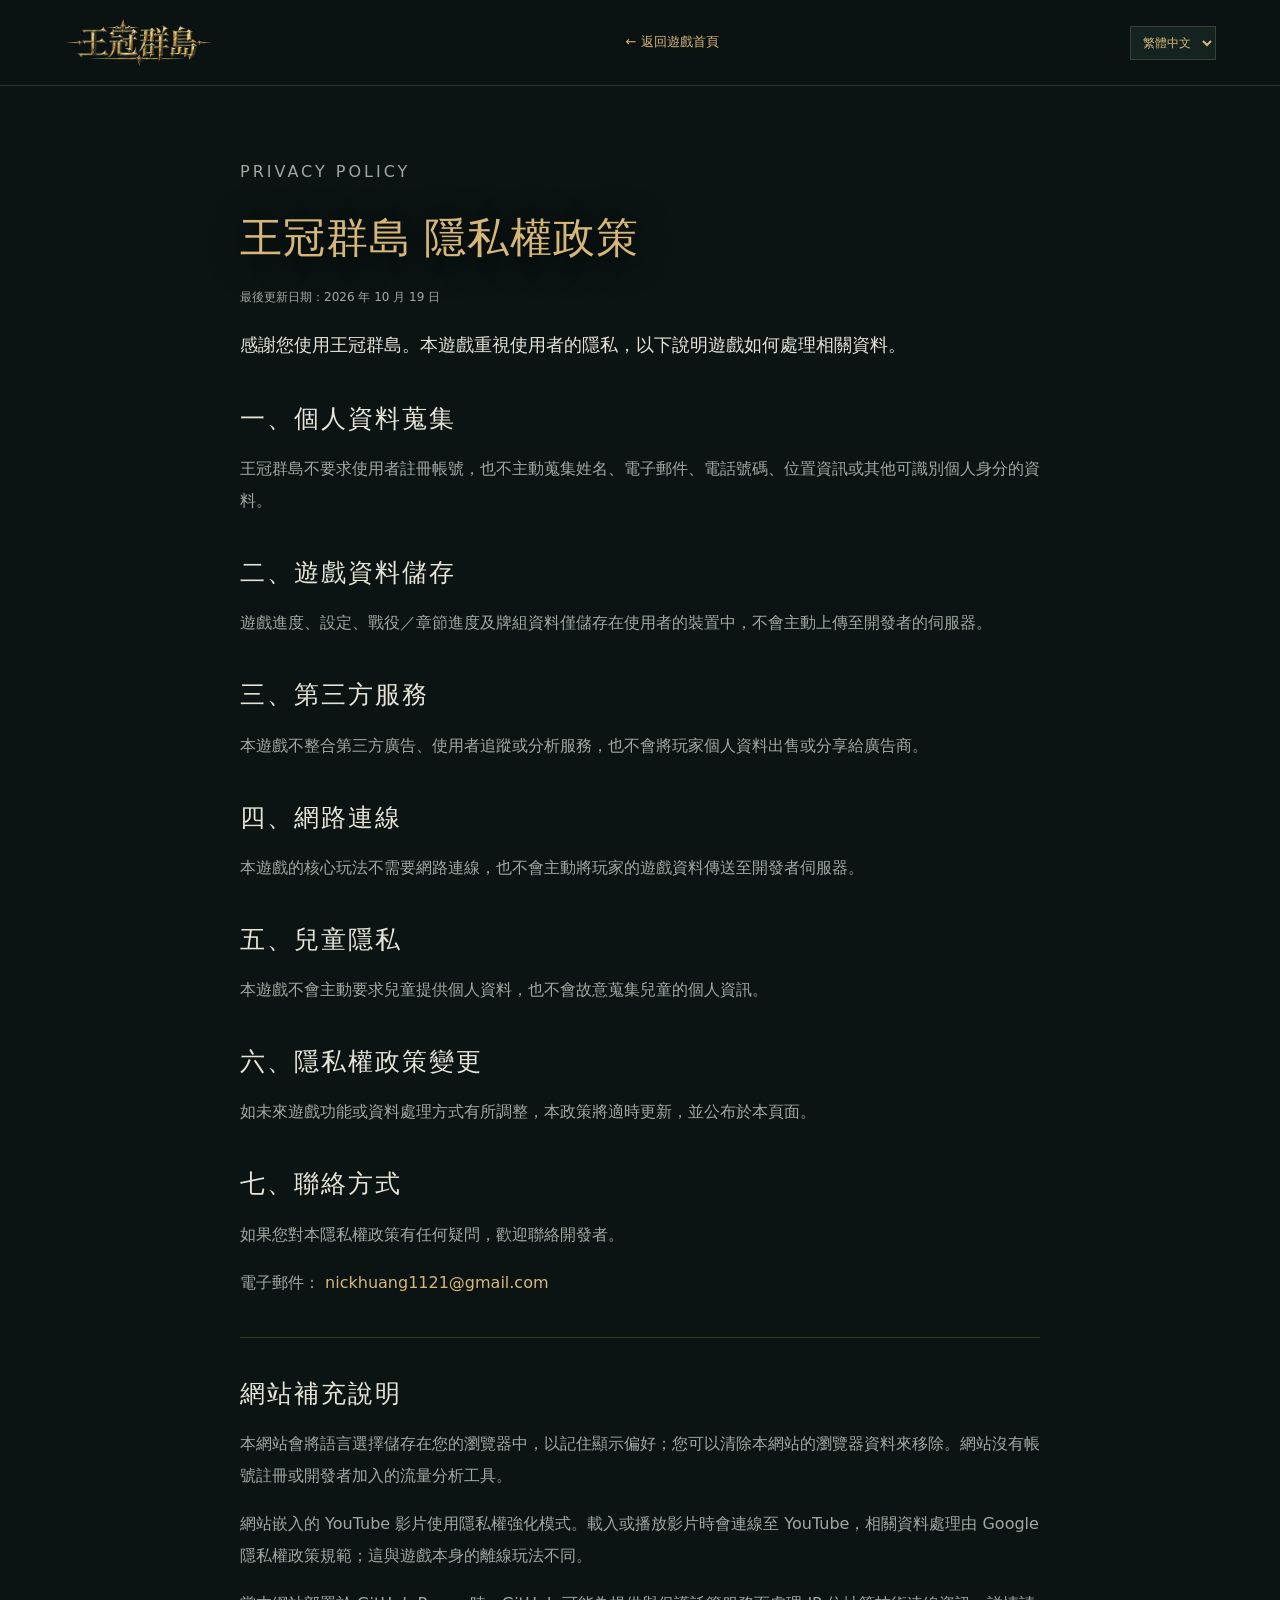
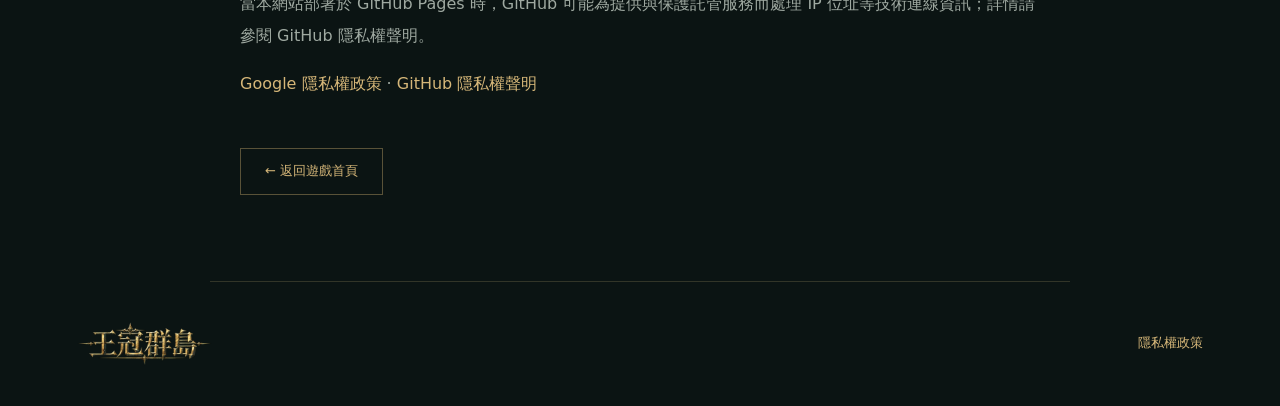
<file: privacy.html>
<!doctype html><html lang="zh-Hant"><head><meta charset="utf-8"><meta name="viewport" content="width=device-width,initial-scale=1"><title data-i18n="privacy.title">王冠群島｜隱私權政策</title><meta property="og:type" content="website"><meta property="og:title" content="王冠群島｜隱私權政策"><meta property="og:image" content="branding/shareimg.jpg"><meta property="og:image:type" content="image/jpeg"><meta property="og:image:width" content="1200"><meta property="og:image:height" content="630"><meta property="og:image:alt" content="Crown Islands"><meta name="twitter:card" content="summary_large_image"><meta name="twitter:title" content="王冠群島｜隱私權政策"><meta name="twitter:image" content="branding/shareimg.jpg"><link rel="stylesheet" href="style.css"></head><body class="privacy-page"><header><a class="brand" href="index.html" data-language-link="index.html"><img class="site-logo" data-logo="" src="branding/crown-islands-zh-TW.webp" alt="王冠群島"></a><a class="back-home" href="index.html" data-language-link="index.html"><i18n-text data-i18n="privacy.back">← 返回遊戲首頁</i18n-text></a><select id="language" aria-label="語言"><option value="zh-TW" selected>繁體中文</option><option value="en">English</option></select></header><main class="section privacy-document"><p class="eyebrow">PRIVACY POLICY</p><h1><i18n-text data-i18n="privacy.heading">王冠群島 隱私權政策</i18n-text></h1><p class="policy-date"><time datetime="2026-10-19"><i18n-text data-i18n="privacy.date">最後更新日期：2026 年 10 月 19 日</i18n-text></time></p><p class="policy-lead"><i18n-text data-i18n="privacy.intro">感謝您使用王冠群島。本遊戲重視使用者的隱私，以下說明遊戲如何處理相關資料。</i18n-text></p><section><h2><i18n-text data-i18n="privacy.1.title">一、個人資料蒐集</i18n-text></h2><p><i18n-text data-i18n="privacy.1.body">王冠群島不要求使用者註冊帳號，也不主動蒐集姓名、電子郵件、電話號碼、位置資訊或其他可識別個人身分的資料。</i18n-text></p></section><section><h2><i18n-text data-i18n="privacy.2.title">二、遊戲資料儲存</i18n-text></h2><p><i18n-text data-i18n="privacy.2.body">遊戲進度、設定、戰役／章節進度及牌組資料僅儲存在使用者的裝置中，不會主動上傳至開發者的伺服器。</i18n-text></p></section><section><h2><i18n-text data-i18n="privacy.3.title">三、第三方服務</i18n-text></h2><p><i18n-text data-i18n="privacy.3.body">本遊戲不整合第三方廣告、使用者追蹤或分析服務，也不會將玩家個人資料出售或分享給廣告商。</i18n-text></p></section><section><h2><i18n-text data-i18n="privacy.4.title">四、網路連線</i18n-text></h2><p><i18n-text data-i18n="privacy.4.body">本遊戲的核心玩法不需要網路連線，也不會主動將玩家的遊戲資料傳送至開發者伺服器。</i18n-text></p></section><section><h2><i18n-text data-i18n="privacy.5.title">五、兒童隱私</i18n-text></h2><p><i18n-text data-i18n="privacy.5.body">本遊戲不會主動要求兒童提供個人資料，也不會故意蒐集兒童的個人資訊。</i18n-text></p></section><section><h2><i18n-text data-i18n="privacy.6.title">六、隱私權政策變更</i18n-text></h2><p><i18n-text data-i18n="privacy.6.body">如未來遊戲功能或資料處理方式有所調整，本政策將適時更新，並公布於本頁面。</i18n-text></p></section><section><h2><i18n-text data-i18n="privacy.7.title">七、聯絡方式</i18n-text></h2><p><i18n-text data-i18n="privacy.7.body">如果您對本隱私權政策有任何疑問，歡迎聯絡開發者。</i18n-text></p><p><i18n-text data-i18n="privacy.email">電子郵件：</i18n-text> <a href="mailto:nickhuang1121@gmail.com">nickhuang1121@gmail.com</a></p></section><section class="website-policy"><h2><i18n-text data-i18n="privacy.site.title">網站補充說明</i18n-text></h2><p><i18n-text data-i18n="privacy.site.local">本網站會將語言選擇儲存在您的瀏覽器中，以記住顯示偏好；您可以清除本網站的瀏覽器資料來移除。網站沒有帳號註冊或開發者加入的流量分析工具。</i18n-text></p><p><i18n-text data-i18n="privacy.site.video">網站嵌入的 YouTube 影片使用隱私權強化模式。載入或播放影片時會連線至 YouTube，相關資料處理由 Google 隱私權政策規範；這與遊戲本身的離線玩法不同。</i18n-text></p><p><i18n-text data-i18n="privacy.site.host">當本網站部署於 GitHub Pages 時，GitHub 可能為提供與保護託管服務而處理 IP 位址等技術連線資訊；詳情請參閱 GitHub 隱私權聲明。</i18n-text></p><p><a href="https://policies.google.com/privacy" target="_blank" rel="noopener"><i18n-text data-i18n="privacy.google">Google 隱私權政策</i18n-text></a> · <a href="https://docs.github.com/en/site-policy/privacy-policies/github-general-privacy-statement" target="_blank" rel="noopener"><i18n-text data-i18n="privacy.github">GitHub 隱私權聲明</i18n-text></a></p></section><a class="button" href="index.html" data-language-link="index.html"><i18n-text data-i18n="privacy.back">← 返回遊戲首頁</i18n-text></a><p id="locale-status" role="status"></p></main><footer><img class="site-logo" data-logo="" src="branding/crown-islands-zh-TW.webp" alt="王冠群島"><a href="privacy.html" aria-current="page" data-language-link="privacy.html"><i18n-text data-i18n="privacy.link">隱私權政策</i18n-text></a></footer><script src="i18n.js"></script><script src="site.js"></script></body></html>
</file>
<file: style.css>
:root{--bg:#0b1413;--gold:#d6b779;--ink:#e6e3d8;--muted:#9fa9a1;--line:#cbb77c33}*{box-sizing:border-box}html{scroll-behavior:smooth;scroll-padding-top:90px}body{margin:0;background:var(--bg);color:var(--ink);font:15px/1.9 system-ui,-apple-system,sans-serif}a{color:inherit;text-decoration:none}button,input{font:inherit}button,a,input,summary{ -webkit-tap-highlight-color:transparent}button{cursor:pointer}button:focus-visible,a:focus-visible,input:focus-visible,summary:focus-visible{outline:2px solid var(--gold);outline-offset:5px}header{height:86px;display:flex;align-items:center;justify-content:space-between;padding:0 5%;border-bottom:1px solid var(--line);background:#0b1413f5;position:sticky;top:0;z-index:10;gap:20px}.brand{display:flex;gap:12px;align-items:center;font-size:28px;color:var(--gold)}.brand span{font-family:serif;font-size:20px;letter-spacing:4px}.brand small{display:block;font:8px/1.3 sans-serif;letter-spacing:3px}nav{display:flex;gap:28px;font-size:13px}nav a:hover{color:var(--gold)}.draft{font-size:9px;letter-spacing:2px;color:var(--gold);border:1px solid var(--line);padding:5px 10px}.hero{height:690px;min-height:600px;position:relative;overflow:hidden;display:flex;align-items:center}.hero-art{position:absolute;inset:0;background:linear-gradient(90deg,#0b1413 0%,#0b1413ed 25%,#0b141355 58%,#0b141311),linear-gradient(0deg,#0b1413,transparent 35%),url('art/001.webp') right 43%/75% auto no-repeat}.hero-content{position:relative;padding-left:10%;max-width:760px}.eyebrow{font-size:11px;letter-spacing:3px;color:var(--gold);margin:0 0 20px}.ornament{color:var(--gold);opacity:.6;font-size:12px;letter-spacing:4px}h1,h2,h3{font-family:"Songti TC","Noto Serif TC",serif;font-weight:500;line-height:1.45}h1{font-size:76px;letter-spacing:12px;color:#efd69d;margin:12px 0 0;text-shadow:0 4px 35px #000}.english{font:11px/2 Georgia,serif;letter-spacing:9px;color:var(--gold);margin:0 0 30px}.hero h2{font-size:25px;letter-spacing:4px}.intro{color:#b9bfb6}.actions{display:flex;gap:15px;margin:30px 0 18px}.button{display:inline-flex;align-items:center;justify-content:center;gap:28px;border:1px solid #bda16870;padding:10px 24px;background:transparent;color:var(--gold);font-size:13px;transition:.2s}.button:hover{background:#d6b77922;transform:translateY(-2px)}.gold{background:var(--gold);color:#18201c}.gold:hover{background:#ecd29d}.subtle{color:var(--muted);font-size:11px;letter-spacing:1px}.hero-caption{position:absolute;right:7%;bottom:115px;text-align:right;font:10px/2.5 Georgia,serif;letter-spacing:3px;color:#e9d1a4}.hero-caption span{font:12px system-ui;letter-spacing:2px}.scroll{position:absolute;bottom:25px;left:10%;font-size:9px;letter-spacing:3px;color:var(--muted)}.section{max-width:1160px;margin:auto;padding:88px 30px;border-bottom:1px solid var(--line)}.section h2{font-size:34px;letter-spacing:2px;margin:0 0 25px}.section p{color:var(--muted)}.about{display:grid;grid-template-columns:40% 1fr;gap:85px;align-items:center}.about-art{height:380px;position:relative;border:1px solid var(--line);padding:12px}.about-art img{width:100%;height:100%;object-fit:cover;object-position:center 35%}.about-art span{position:absolute;bottom:20px;left:0;right:0;text-align:center;font-size:9px;letter-spacing:3px;background:#0b1413b0}.facts{display:flex;gap:35px;margin-top:25px}.facts b{display:block;font:32px Georgia;color:var(--gold)}.facts span{font-size:10px;color:var(--muted)}.section-heading{display:flex;justify-content:space-between;align-items:end;gap:20px}.section-heading p{font-size:12px}.filters{display:flex;justify-content:space-between;gap:20px;padding:16px 0;border-top:1px solid var(--line);border-bottom:1px solid var(--line)}.tabs{display:flex;gap:6px;flex-wrap:wrap}.tabs button{border:0;color:var(--muted);background:none;padding:6px 14px;font-size:12px}.tabs button.active{background:#bba56f22;color:var(--gold)}input{min-width:0;background:#121e1b;border:1px solid var(--line);color:var(--ink);padding:6px 14px;font-size:12px}#card-grid{display:grid;grid-template-columns:repeat(6,1fr);gap:28px;margin:25px 0 35px}.card{background:transparent;border:0;color:var(--ink);text-align:left;padding:0;min-width:0}.card-art{position:relative;display:block;margin:auto;max-width:145px;transition:.25s}.card:hover .card-art{transform:translateY(-7px);filter:brightness(1.12)}.card img{width:100%;aspect-ratio:2/3;object-fit:cover;border:1px solid #cbb77c88;border-radius:5px;box-shadow:0 8px 16px #0007}.cost{position:absolute;left:6px;top:6px;background:#112b29ed;border:1px solid var(--gold);border-radius:50%;width:26px;height:26px;text-align:center;font:16px/24px Georgia;color:#eed4a2}.card h3{font-size:16px;margin:12px 0 4px}.card small{color:var(--gold);font-size:10px}.card p{font-size:11px;line-height:1.7;margin:7px 0;display:-webkit-box;-webkit-line-clamp:2;-webkit-box-orient:vertical;overflow:hidden}.center{text-align:center}.steps{display:grid;grid-template-columns:repeat(4,1fr);gap:30px;margin:40px 0}.steps article{border-left:1px solid var(--line);padding-left:22px}.steps i{font:32px Georgia;color:#d6b7796b}.steps h3{font-size:21px}.steps p{font-size:13px}.rules{background:radial-gradient(ellipse at top,#25413b55,transparent 70%)}details{border-top:1px solid var(--line);padding:18px 0}summary{cursor:pointer;color:var(--gold);font-size:13px}details p{font-size:13px}.music{display:grid;grid-template-columns:42% 1fr;gap:65px;align-items:center}.album{height:520px;position:relative}.album img{height:100%;width:100%;object-fit:cover}.album:after{content:'';position:absolute;inset:0;background:linear-gradient(0deg,#09110ff5,transparent 85%)}.album>div{position:absolute;bottom:25px;left:25px;z-index:1}.album span{font-size:9px;letter-spacing:3px;color:var(--gold)}.album h2{margin:15px 0}.album p{font-size:12px}.playlist h2{font-size:27px}.track{display:flex;gap:16px;width:100%;text-align:left;align-items:center;border:0;border-bottom:1px solid var(--line);padding:11px 4px;background:none;color:#d1d6cc;font-size:12px}.track>span:first-child{color:var(--gold);font:13px Georgia}.track>span:nth-child(2){flex:1}.track>span:last-child{color:var(--gold);font-size:10px}.track small{display:block;color:var(--muted);font-size:9px;letter-spacing:2px}.track.playing{background:#d6b77915;color:var(--gold)}.theme-track{padding:17px 4px}.track:hover{background:#ffffff08}audio{width:100%;height:35px;color-scheme:dark}video{width:100%;max-height:530px;background:#050908;aspect-ratio:16/9;object-fit:contain;border:1px solid var(--line)}.film-caption{display:flex;justify-content:space-between;align-items:center}.film-caption h3{font-size:20px}.film-caption span{font-size:11px;color:var(--muted)}.creator{display:flex;gap:36px;align-items:center}.creator-mark{font-size:70px;color:var(--gold)}.creator>div{flex:1}.creator h2{font-size:29px}.creator p{font-size:13px}.placeholder{border-left:2px solid var(--gold);padding-left:15px}.creator .button{white-space:nowrap}footer{padding:35px 6%;display:flex;justify-content:space-between;align-items:center;color:var(--gold);font-size:13px}footer small{font-size:8px;letter-spacing:2px;display:block}footer p{font-size:10px;color:var(--muted)}dialog{max-width:850px;width:90%;max-height:90vh;overflow:auto;border:1px solid var(--gold);background:#101d19;color:var(--ink);padding:38px}dialog::backdrop{background:#020907d9;backdrop-filter:blur(7px)}.close{position:absolute;right:12px;top:8px;border:0;background:none;color:var(--gold);font-size:24px}#detail-content{display:grid;grid-template-columns:40% 1fr;gap:30px}#detail-content img{width:100%;border:1px solid var(--line)}#detail-content h2{font-size:28px;color:var(--gold)}#detail-content p{white-space:pre-line}.stats{display:grid;grid-template-columns:1fr 1fr;gap:8px;font-size:13px}.stats span{background:#ffffff08;padding:8px}#detail-content .effect{font-size:15px}#detail-content .flavor{font-size:13px;color:var(--muted)}@media(max-width:900px){.draft{display:none}nav{gap:14px}.hero h1{font-size:58px}.hero-art{background-size:auto,auto,100% auto}.section{padding:60px 25px}.about{gap:35px}.facts{gap:15px}#card-grid{grid-template-columns:repeat(4,1fr)}.filters{flex-wrap:wrap}.music{gap:30px}.steps{grid-template-columns:1fr 1fr}.creator{flex-wrap:wrap}.hero-caption{display:none}}@media(max-width:600px){header{height:auto;min-height:96px;flex-wrap:wrap;justify-content:center;padding:12px 15px;gap:12px}.brand span{font-size:17px}nav{width:100%;justify-content:space-between;font-size:11px;gap:5px}.hero{height:630px}.hero-art{background:linear-gradient(0deg,#0b1413, #0b141399 80%),url('art/001.webp') center/cover}.hero-content{padding:0 25px}.hero h1{font-size:46px;letter-spacing:6px}.hero h2{font-size:21px}.english{letter-spacing:6px;font-size:9px}.intro{font-size:13px}.actions{gap:10px}.button{padding:10px 15px;font-size:11px;gap:10px}.section h2{font-size:26px}.about,.music{grid-template-columns:1fr;gap:30px}.about-art{height:290px}.section-heading{display:block}.section-heading p{margin-top:-12px}.tabs button{padding:5px 10px}.filters input{width:100%}#card-grid{grid-template-columns:repeat(2,1fr);gap:24px}.card-art{max-width:120px}.card h3,.card p,.card small{display:block;text-align:center}.card p{display:-webkit-box}.steps{gap:25px 15px}.steps article{padding-left:14px}.steps p{font-size:12px}.album{height:340px}.creator-mark{display:none}.creator>div{flex-basis:100%}footer{flex-wrap:wrap;gap:15px}.film-caption{display:block}.film-caption h3{margin-bottom:0}#detail-content{grid-template-columns:1fr}#detail-content img{max-width:220px;margin:auto}dialog{padding:35px 20px}.facts{justify-content:space-between}.facts span{font-size:9px}}@media(prefers-reduced-motion:reduce){html{scroll-behavior:auto}*{transition:none!important}}

/* Creator essay: preserve the full story in a readable, expandable column. */
.creator.creator-story{display:block;max-width:1160px}
.creator-heading,.creator-prose{max-width:720px;margin:0 auto}
.creator-story>.button{display:flex;width:max-content;margin:36px auto 0}
.creator-story .creator-prose p{font-size:16px;line-height:2.1;color:#c7cec5;margin:0 0 22px;overflow-wrap:anywhere}
.creator-prose h3{font-size:25px;color:var(--gold);margin:48px 0 24px;line-height:1.6}
.creator-story:not(.is-open) .creator-prose{position:relative;max-height:11em;overflow:hidden}
.creator-story:not(.is-open) .creator-prose::after{content:'';position:absolute;left:0;right:0;bottom:0;height:7.2em;background:linear-gradient(to bottom,transparent,var(--bg) 88%);pointer-events:none}
.creator-story>.story-expand{margin:12px auto 0}
.creator-story .read-less,.creator-story.is-open .read-more{display:none}
.creator-story.is-open .read-less{display:inline}
@media(max-width:600px){.creator-story .creator-prose p{font-size:15px;line-height:2}.creator-prose h3{font-size:22px}}

.music-stories{grid-column:1/-1;border-top:1px solid var(--line);padding-top:48px;min-width:0;scroll-margin-top:110px}
.music-stories .stories-intro{font-size:13px;margin-bottom:30px}
.music-story{padding:18px 0 8px;scroll-margin-top:110px;border-top:1px solid var(--line)}
.music-story>h3{font-size:18px;margin:6px 0 18px;color:var(--gold);line-height:1.6}
.story-number{font:16px Georgia,serif;color:var(--muted)}
.story-prose{max-width:720px;margin:0 auto 28px;overflow-wrap:anywhere}
.music-story:not(.is-open) .story-prose{position:relative;max-height:11em;overflow:hidden;margin-bottom:4px}
.music-story:not(.is-open) .story-prose::after{content:'';position:absolute;left:0;right:0;bottom:0;height:7.2em;background:linear-gradient(to bottom,transparent,var(--bg) 88%);pointer-events:none}
.music-story .story-expand{display:flex;width:max-content;margin:12px auto 20px;white-space:nowrap}
.music-story .read-less,.music-story.is-open .read-more{display:none}
.music-story.is-open .read-less{display:inline}
.music-story .story-prose p{font-size:16px;line-height:2.1;color:#c7cec5;margin:0 0 22px}
.story-prose blockquote{margin:32px 0;padding:18px 24px;border-left:2px solid var(--gold);background:#d6b77909}
.music-story .story-prose blockquote p{color:var(--gold);font-family:'Songti TC',serif}
.music-story .story-prose blockquote p:last-child{margin-bottom:0}
@media(max-width:600px){.music-story>h3{font-size:17px}.music-story .story-prose p{font-size:15px;line-height:2}.story-prose blockquote{padding:16px}}

.film-work{padding:32px 0 44px;border-bottom:1px solid var(--line);scroll-margin-top:110px}
.film-work:last-child{border-bottom:0;padding-bottom:0}
.film-work>h3{font-size:25px;color:var(--gold);margin:0 0 22px}
.youtube-film{display:block;width:100%;aspect-ratio:16/9;height:auto;border:1px solid var(--line);background:#050908}
.video-link{text-align:right;font-size:12px}.video-link a{color:var(--gold)}
@media(max-width:600px){.film-work>h3{font-size:22px}}

/* Localized branding and English text need room to breathe. */
i18n-text{display:inline}
.brand .site-logo{width:150px;height:65px;object-fit:contain}
.hero h1{margin:15px 0 22px;line-height:1}
.hero h1 .site-logo{width:min(460px,100%);height:auto;display:block}
footer .site-logo{width:135px;height:auto;display:block}
#language{font:12px system-ui;color:var(--gold);background:#14231f;border:1px solid var(--line);padding:8px;max-width:130px}
html[lang=en] .hero h2{font-size:26px;letter-spacing:.3px;max-width:510px}
html[lang=en] h2{letter-spacing:.3px}
html[lang=en] nav{gap:20px;white-space:nowrap}
html[lang=en] .hero .intro{max-width:480px;line-height:1.7}
html[lang=en] .hero .eyebrow{letter-spacing:2px}
html[lang=en] .card h3{font-size:15px}
html[lang=en] .tabs button{padding:6px 10px}
html[lang=en] .facts{gap:24px}
html[lang=en] .facts span{display:block;max-width:130px;line-height:1.6;margin-top:8px}
html[lang=en] .section-heading>p{max-width:260px}
@media(max-width:900px){header{gap:12px;padding-left:3%;padding-right:3%}.brand .site-logo{width:115px}html[lang=en] nav{gap:10px;font-size:12px}.hero h1 .site-logo{width:380px}html[lang=en] .hero .intro{max-width:420px}}
@media(max-width:600px){header{position:sticky;display:grid;grid-template-columns:1fr auto;gap:8px;padding:8px 18px}header .brand{grid-column:1}header nav{grid-column:1/-1;grid-row:2}#language{grid-column:2;grid-row:1}.brand .site-logo{height:45px;width:110px}.hero h1 .site-logo{width:300px;max-width:100%}.hero{height:auto;min-height:660px;padding:35px 0 65px}html[lang=en] .hero h2{font-size:22px}html[lang=en] .hero .eyebrow{font-size:9px;letter-spacing:1px}.hero-content{width:100%}html[lang=en] .actions{flex-wrap:wrap}html[lang=en] .section-heading>p{max-width:none}.filters{gap:12px}.tabs{gap:2px}}

.download-section{display:grid;grid-template-columns:1fr 1.25fr;gap:36px;align-items:center;padding-top:38px;padding-bottom:38px;background:linear-gradient(100deg,#173b3033,transparent)}
.download-section .eyebrow{margin-bottom:8px}.download-section h2{font-size:27px;margin:0 0 6px}.download-section p{margin:0;font-size:13px}
.platforms{display:grid;grid-template-columns:repeat(3,1fr);gap:14px}
.platform-button{display:flex;flex-direction:column;align-items:center;justify-content:center;gap:8px;min-height:132px;padding:18px 12px;border:1px solid var(--line);border-radius:5px;background:#0b1515;color:var(--ink);transition:background .2s,border-color .2s,transform .2s}
.platform-button:hover{background:#16332d;border-color:var(--gold);transform:translateY(-3px)}
.platform-logo{height:42px;display:flex;align-items:center;justify-content:center;width:100%}.platform-logo img{max-width:100%;height:100%;object-fit:contain}.platform-button.android img{width:62px;height:auto}.platform-button.steam img{width:112px;height:auto}
.platform-name{font-size:14px;line-height:1.4}.platform-status{font-size:10px;color:var(--gold);line-height:1.4}
#release-notice{max-width:420px;text-align:center;padding:42px 30px}#release-notice h2{font-size:28px;color:var(--gold);margin:0 0 30px}#release-notice form{margin:0}
footer{flex-wrap:wrap;gap:20px}.platform-credits{flex-basis:100%;padding:10px 0 0;margin:0}.platform-credits summary{font-size:10px;color:var(--muted)}.platform-credits p{font-size:10px;max-width:850px;margin:8px 0;line-height:1.7}.platform-credits a{color:var(--gold)}
.privacy-document{max-width:860px;padding-top:70px;padding-bottom:70px}.privacy-document h1{font-size:42px;letter-spacing:1px;color:var(--gold);margin:0 0 16px}.privacy-document h2{font-size:25px;margin:38px 0 16px}.privacy-document p{font-size:16px;line-height:2;overflow-wrap:anywhere}.privacy-document .policy-date{font-size:12px}.privacy-document .policy-lead{color:var(--ink);font-size:18px}.privacy-document a{color:var(--gold)}.website-policy{border-top:1px solid var(--line);margin-top:38px}.privacy-document>.button{margin-top:32px}.back-home{font-size:13px;color:var(--gold)}
[hidden]{display:none!important}
@media(max-width:700px){.download-section{grid-template-columns:1fr;gap:24px}.platforms{gap:10px}.platform-button{padding:16px 9px}.platform-button.steam img{width:90px}.privacy-document h1{font-size:32px}.privacy-document h2{font-size:23px}.privacy-page header .back-home{grid-row:2;grid-column:1/-1;text-align:center}.privacy-document{padding-top:45px}.privacy-document p{font-size:15px}.privacy-document .policy-lead{font-size:17px}}
</file>
